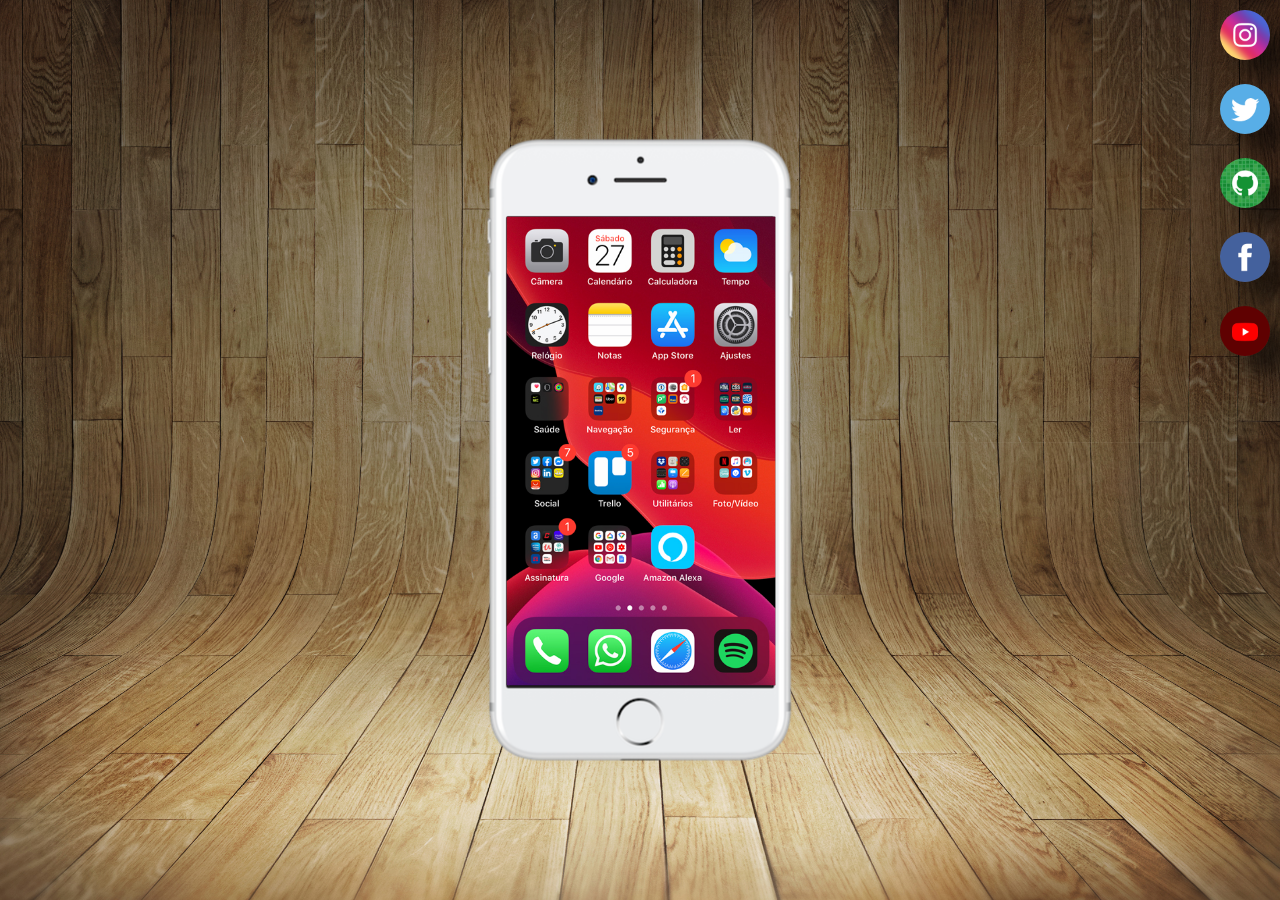
<file: index.html>
<!DOCTYPE html>
<html lang="pt-br">
<head>
    <meta charset="UTF-8">
    <meta http-equiv="X-UA-Compatible" content="IE=edge">
    <meta name="viewport" content="width=device-width, initial-scale=1.0">
    <link rel="stylesheet" href="estilos/style.css">
    <title>Projetos Rede Socias</title>
</head>
<body>
    <main>
        <section id="telefone">
            <iframe src="home.html"  name="tela" id="tela" frameborder="0"></iframe>
        </section>

        <section id="redes-socias">

        </section>

        <section id="redes-socias">
            <a href="instagram.html" target="tela"><img src="imagens/logo-instagram.jpg" alt="instagram"></a> <br>
            <a href="twitter.html" target="tela"><img src="imagens/logo-twitter.jpg" alt="twitter"></a> <br>
            <a href="github.html" target="tela"><img src="imagens/logo-github.jpg" alt="github"></a> <br>
            <a href="facebook.html" target="tela"><img src="imagens/logo-facebook.jpg" alt="facebook"></a> <br>
            <a href="youtube.html" target="tela"><img src="imagens/logo-youtube.jpg" alt="youtube"></a> <br>
        </section>

    </main>
</body>
</html>
</file>
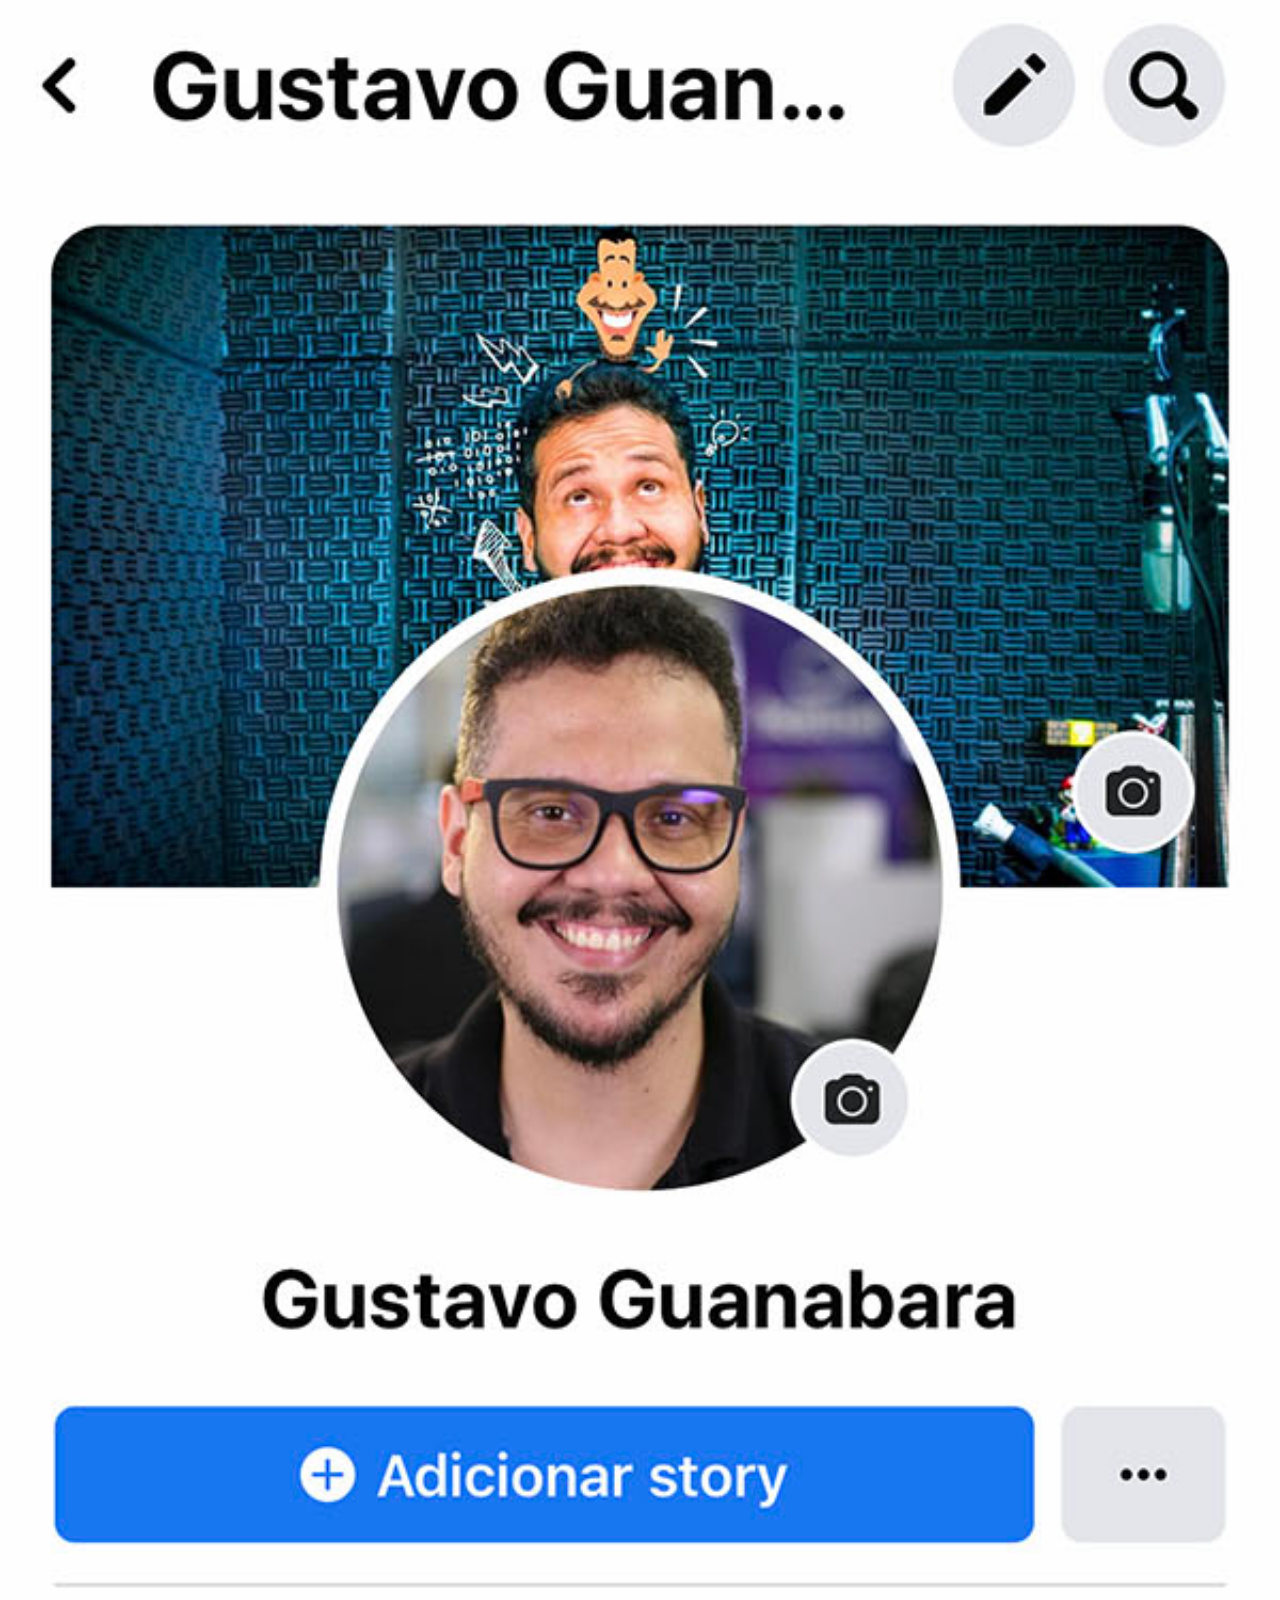
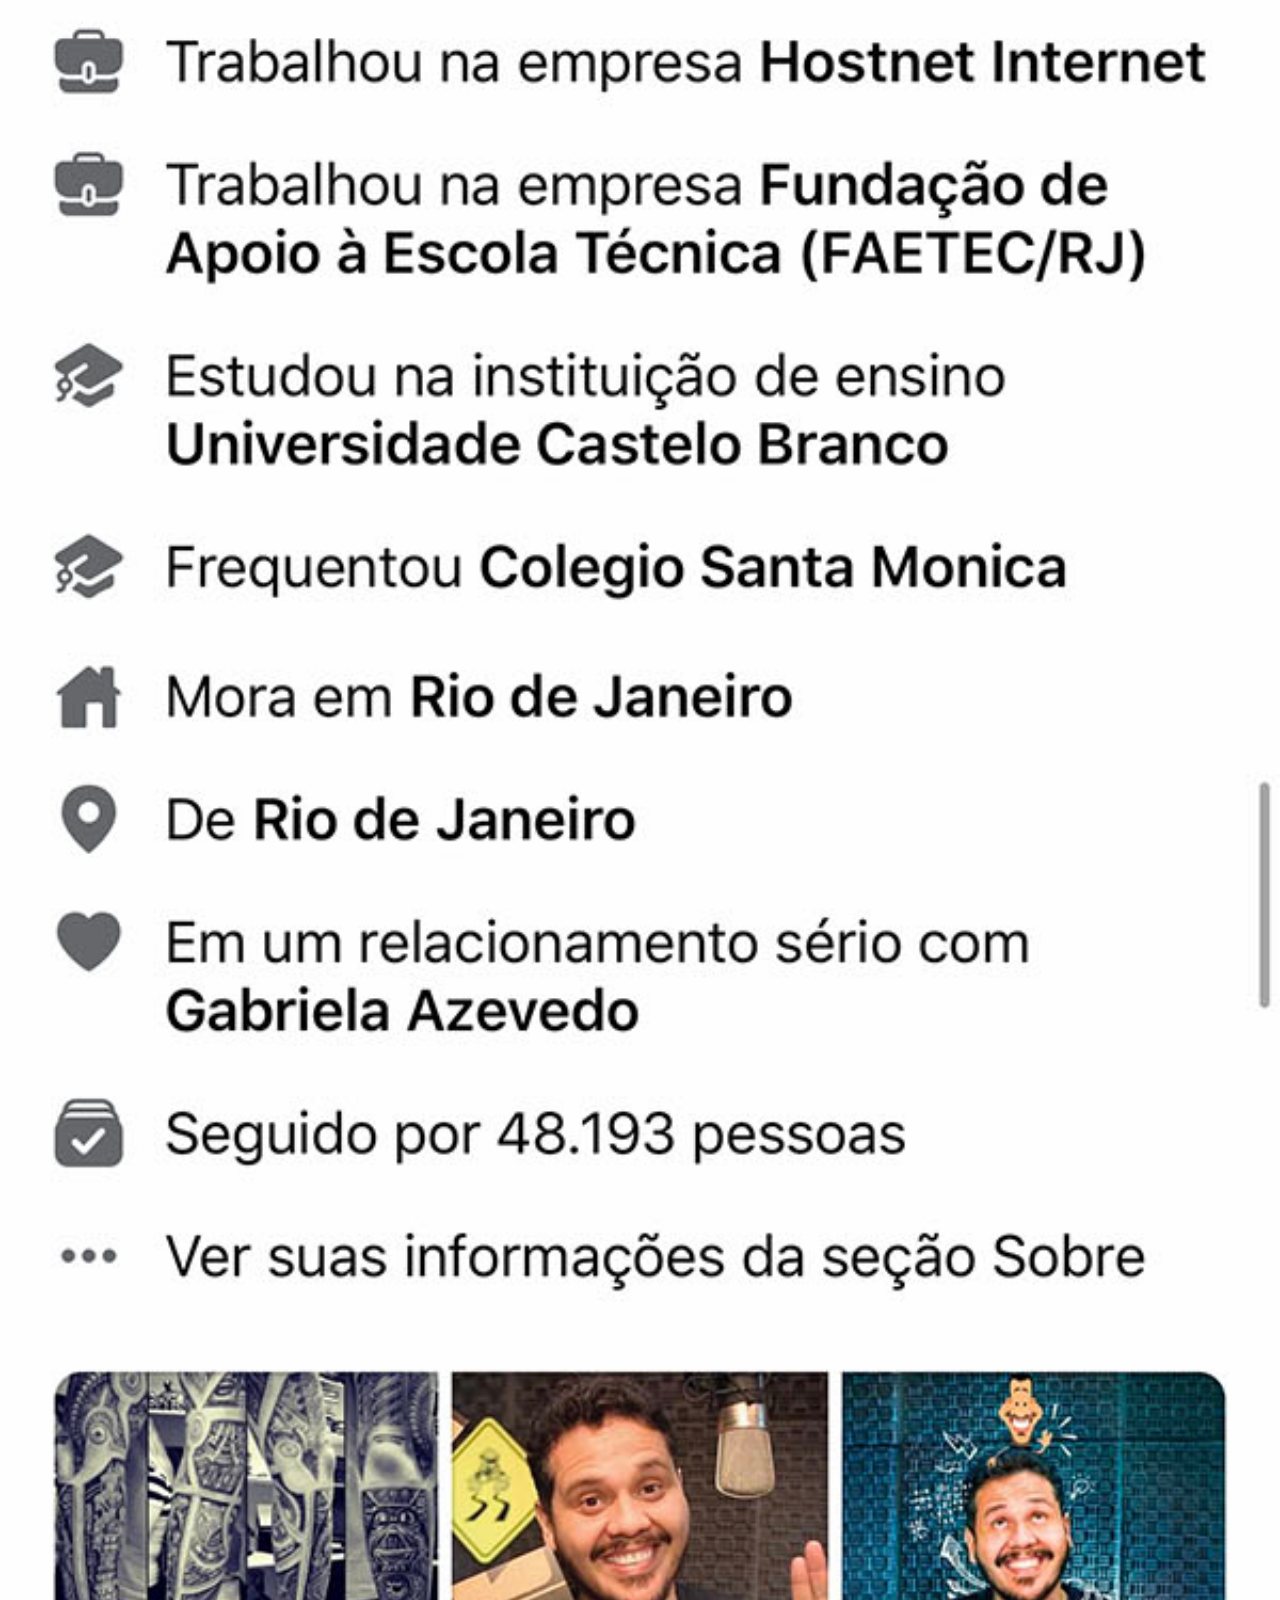
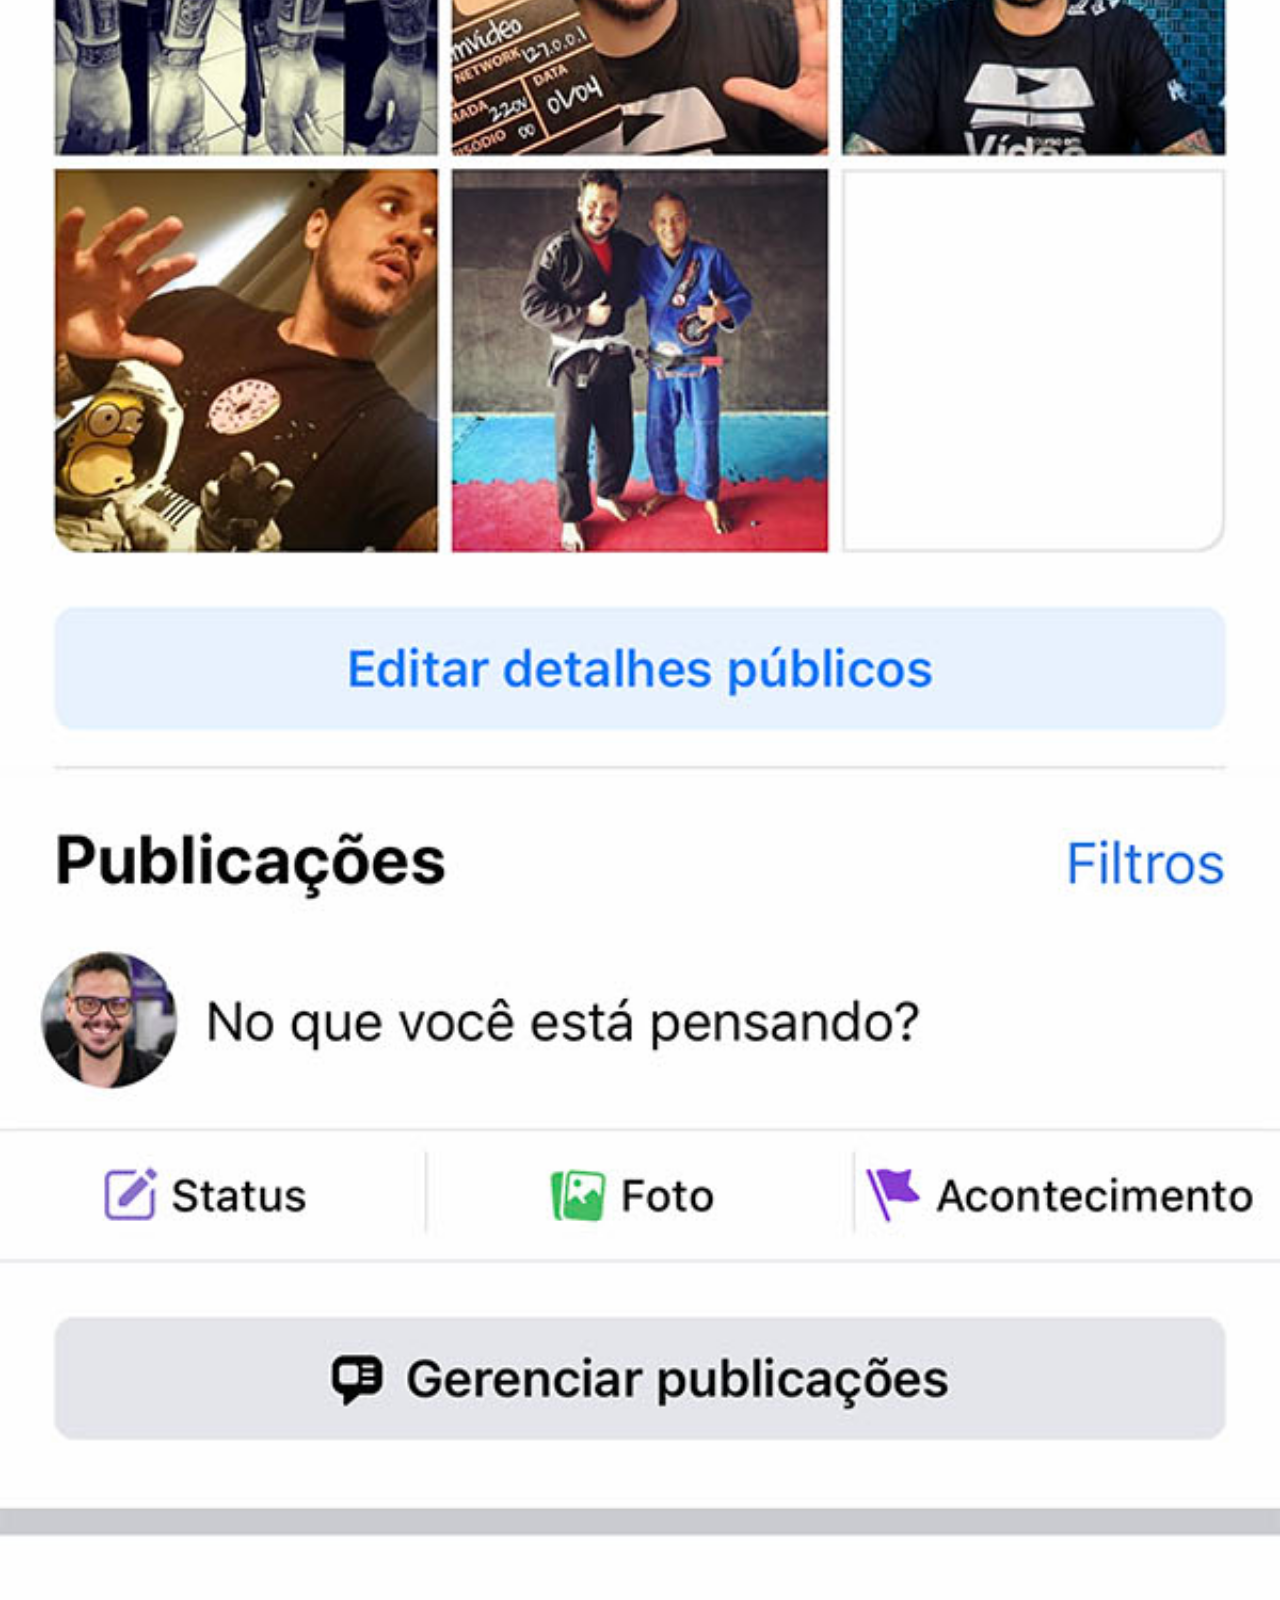
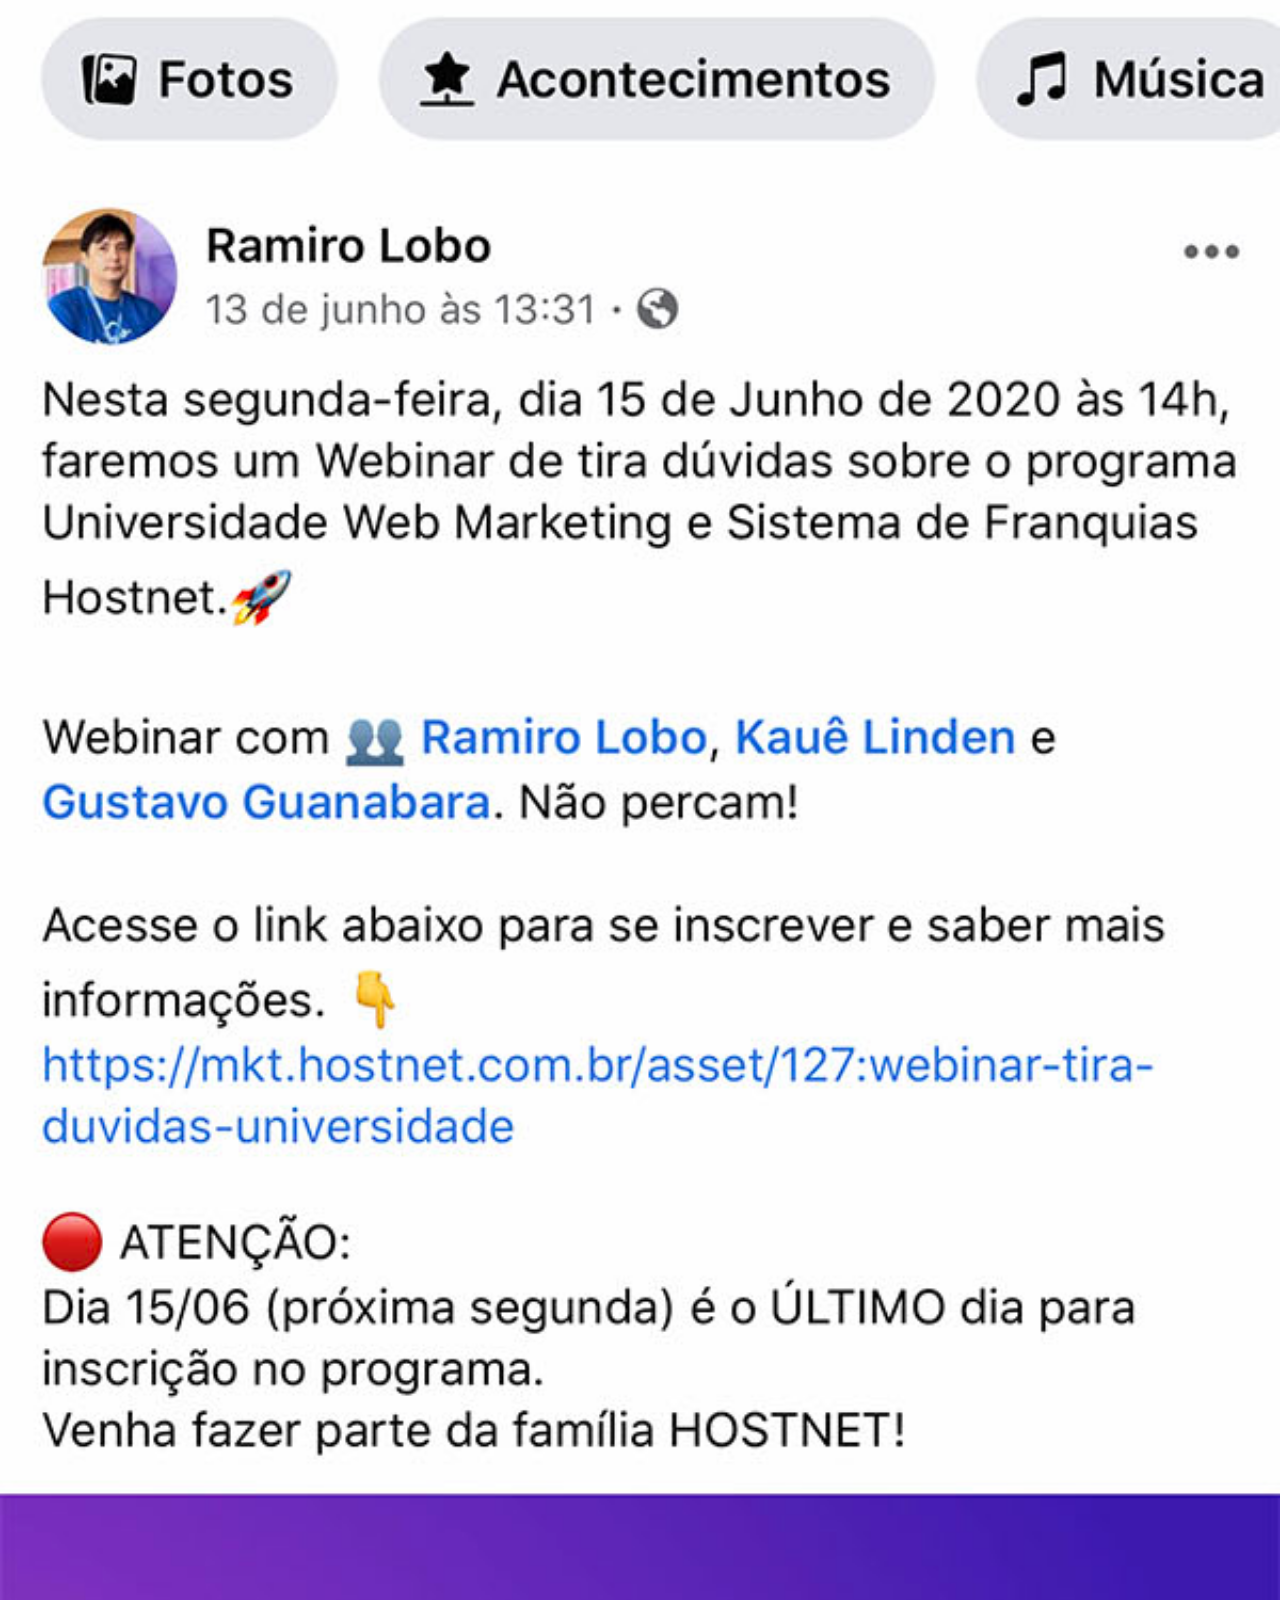
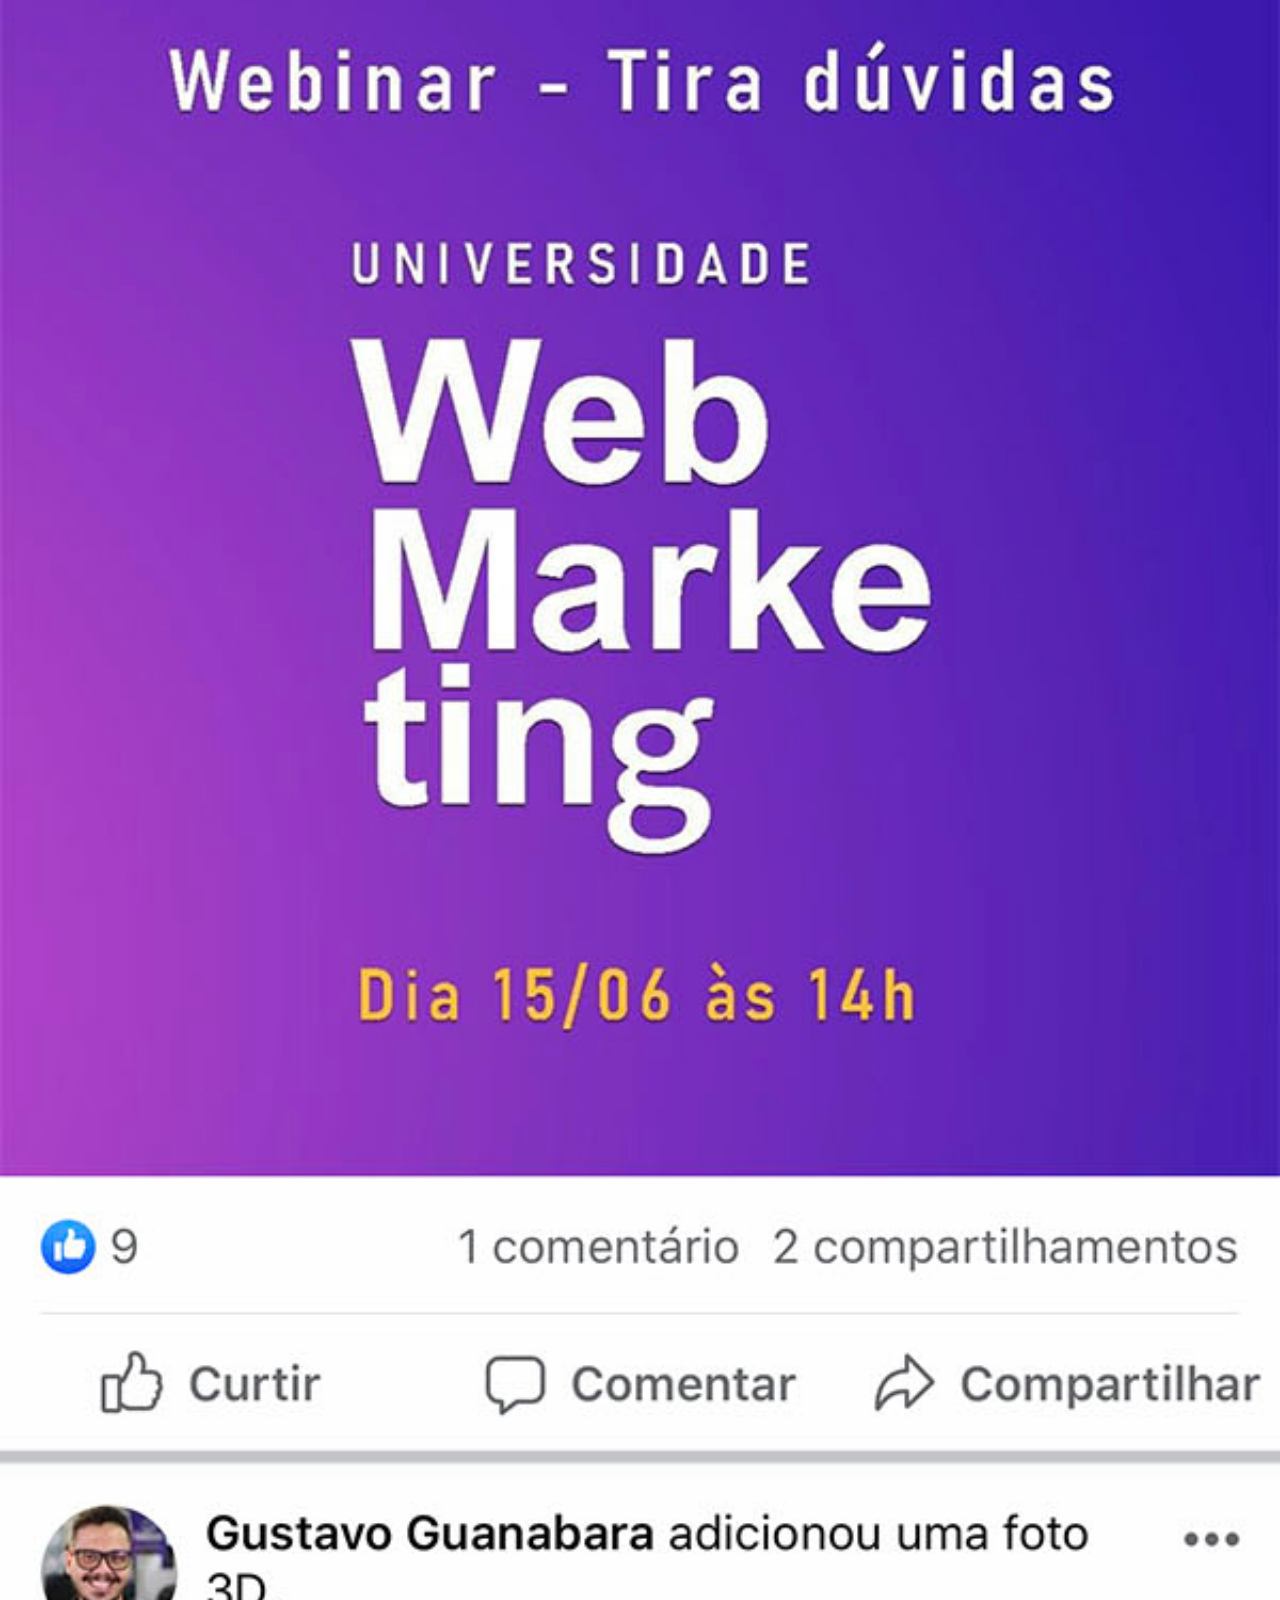
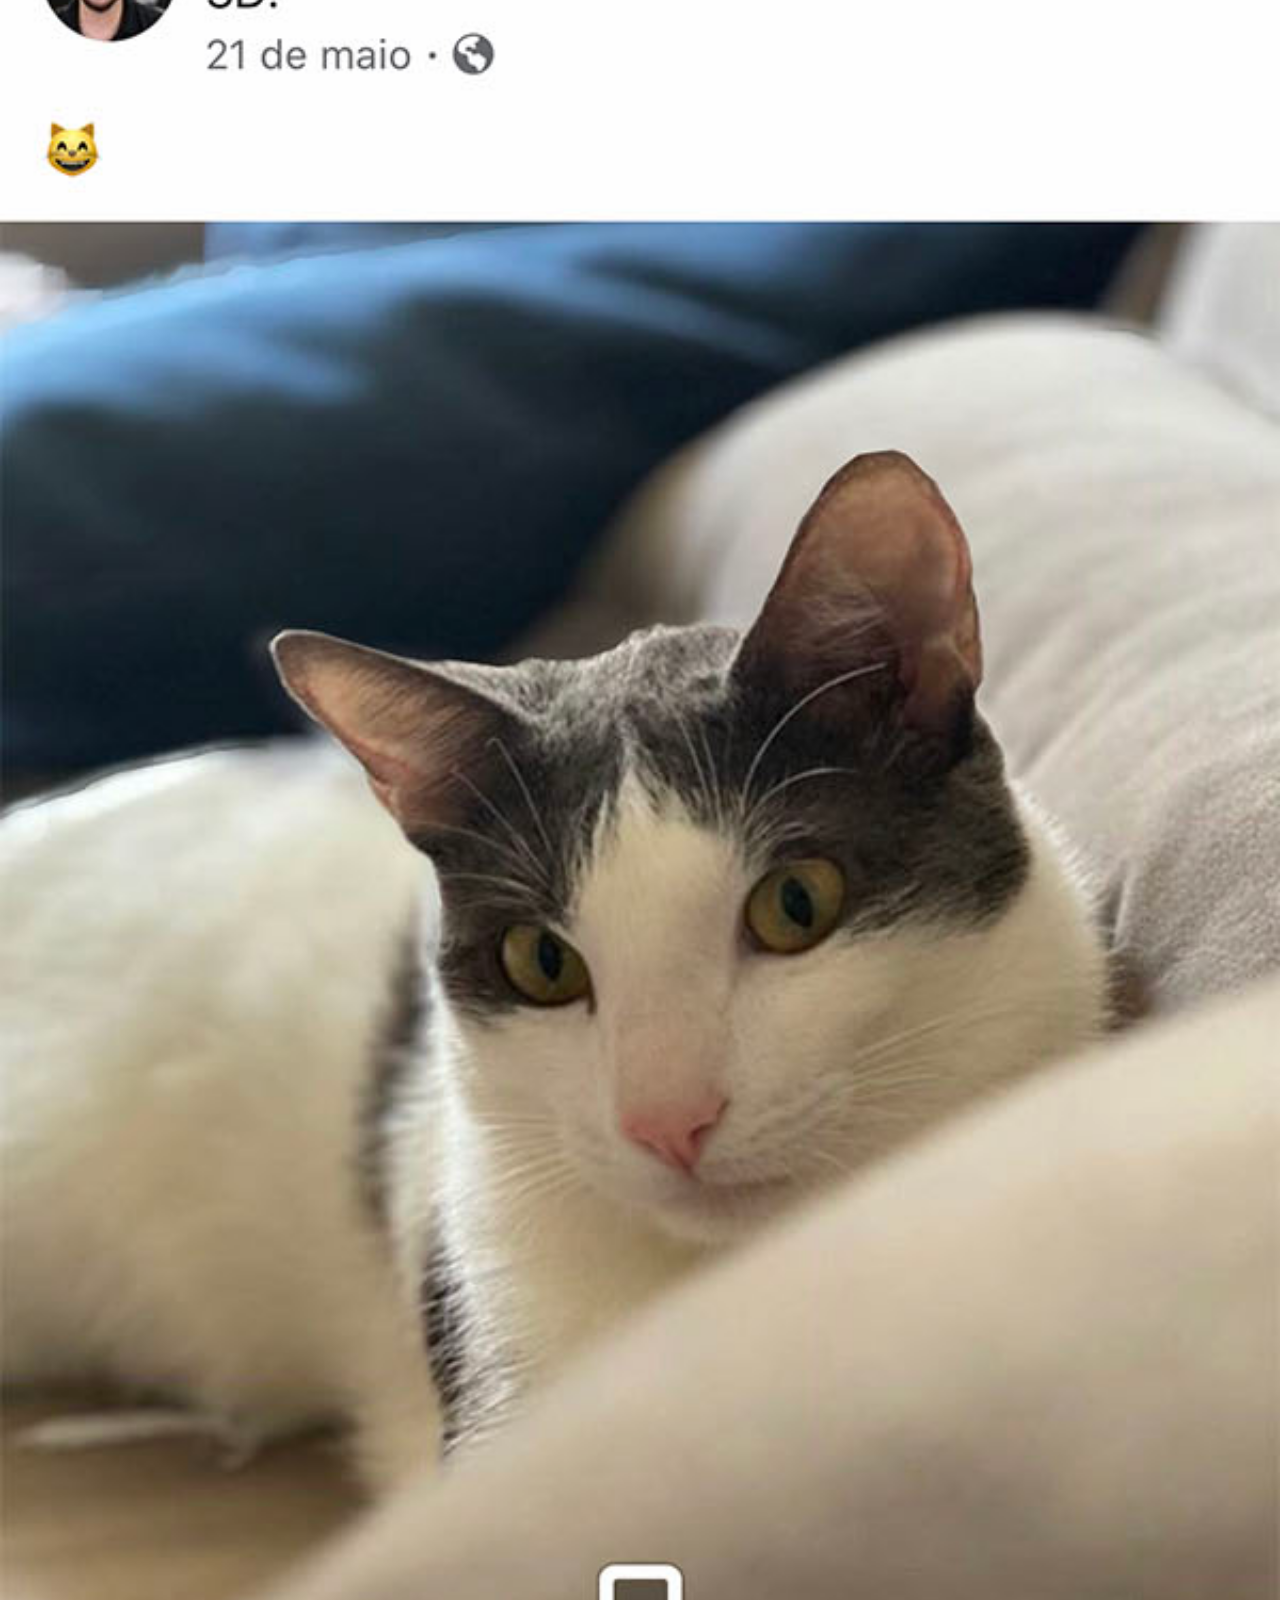
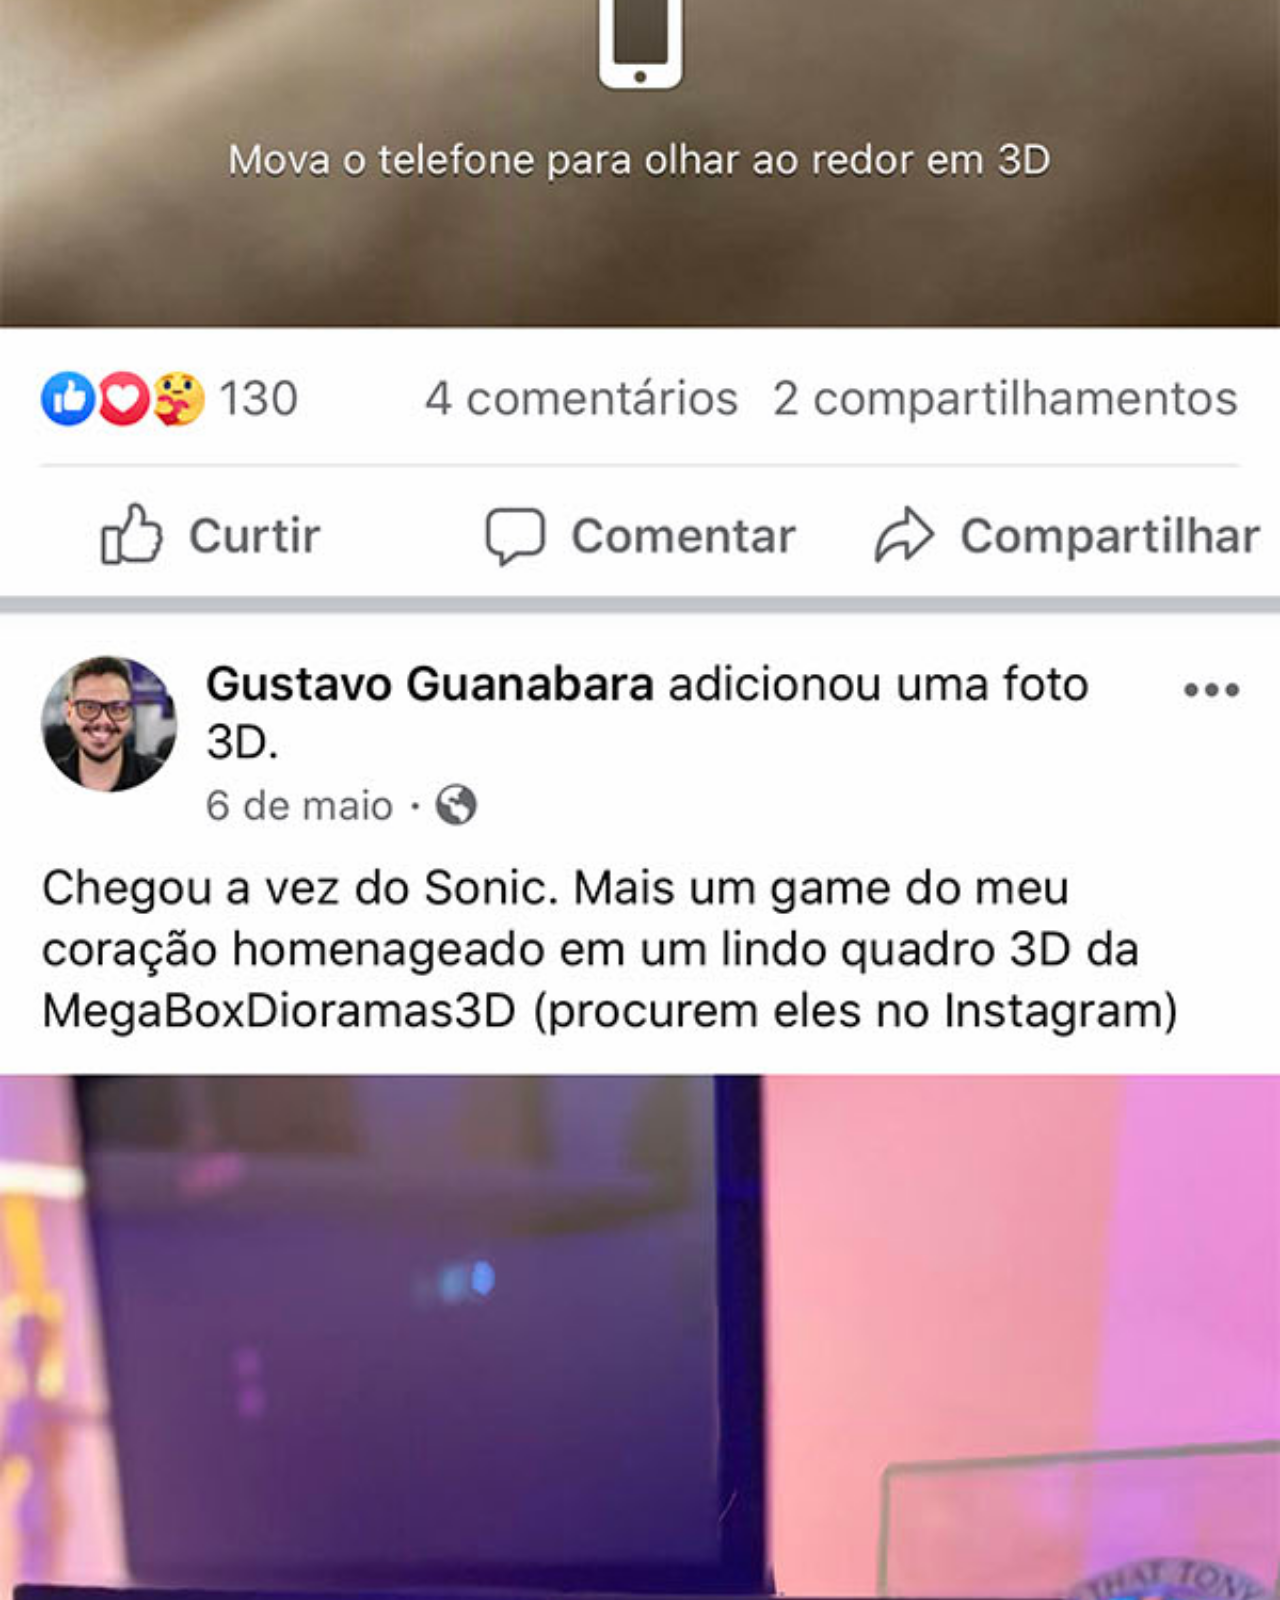
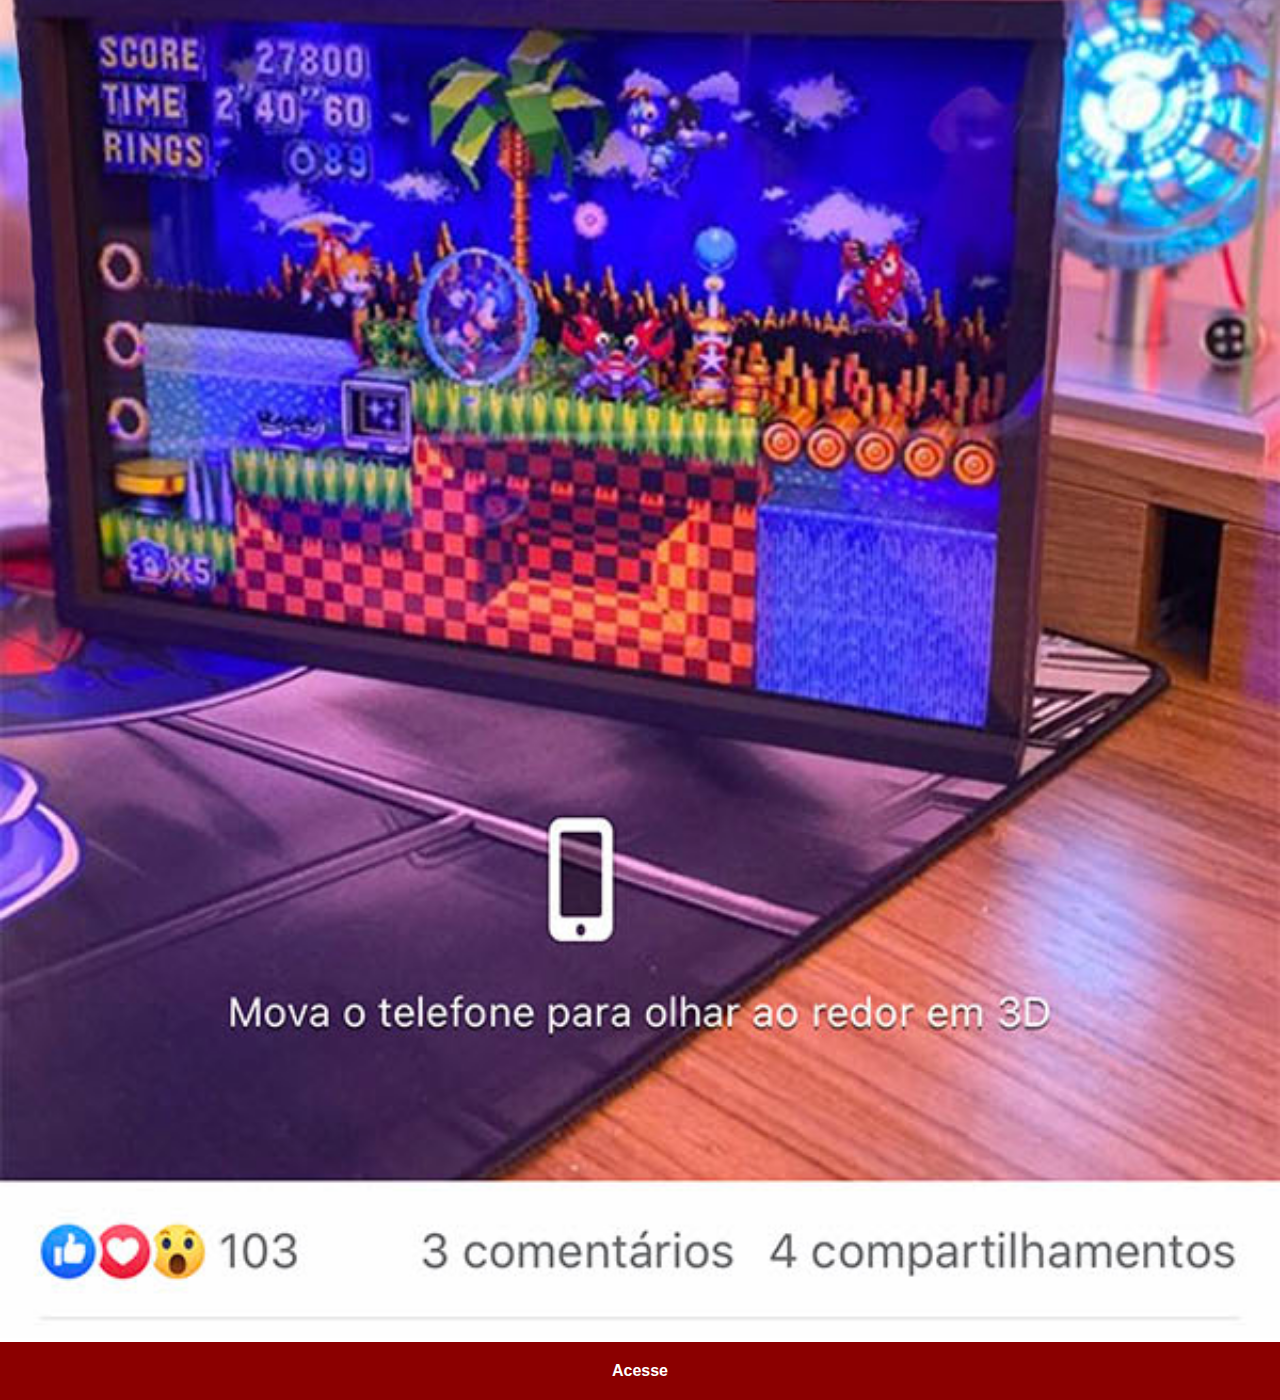
<file: facebook.html>
<!DOCTYPE html>
<html lang="pt-br">
<head>
    <meta charset="UTF-8">
    <meta http-equiv="X-UA-Compatible" content="IE=edge">
    <meta name="viewport" content="width=device-width, initial-scale=1.0">
    <link rel="stylesheet" href="estilos/social.css">
    <title>facebook</title>
</head>
<body>
    <img src="imagens/tela-facebook.jpg" alt="Facebook">
    <a href="https://pt-br.facebook.com" target="_blank">Acesse</a>
</body>
</html>
</file>
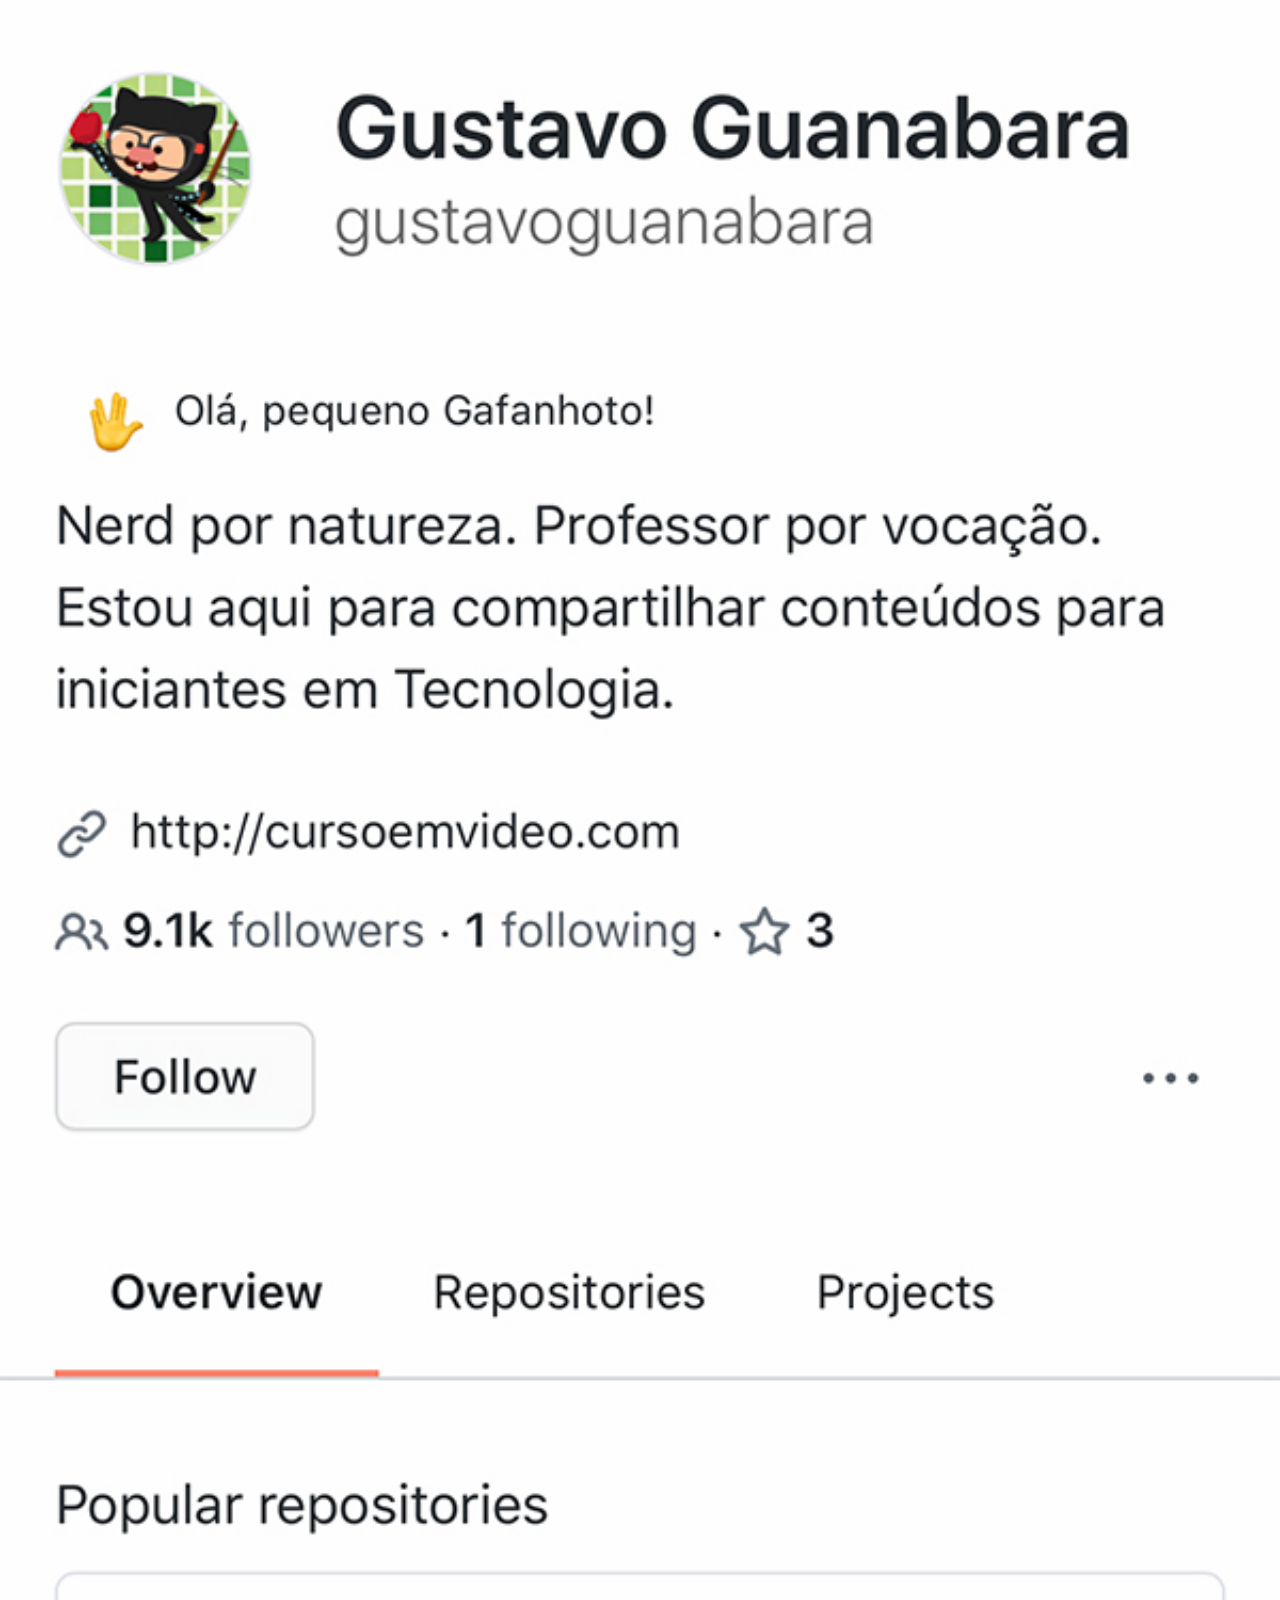
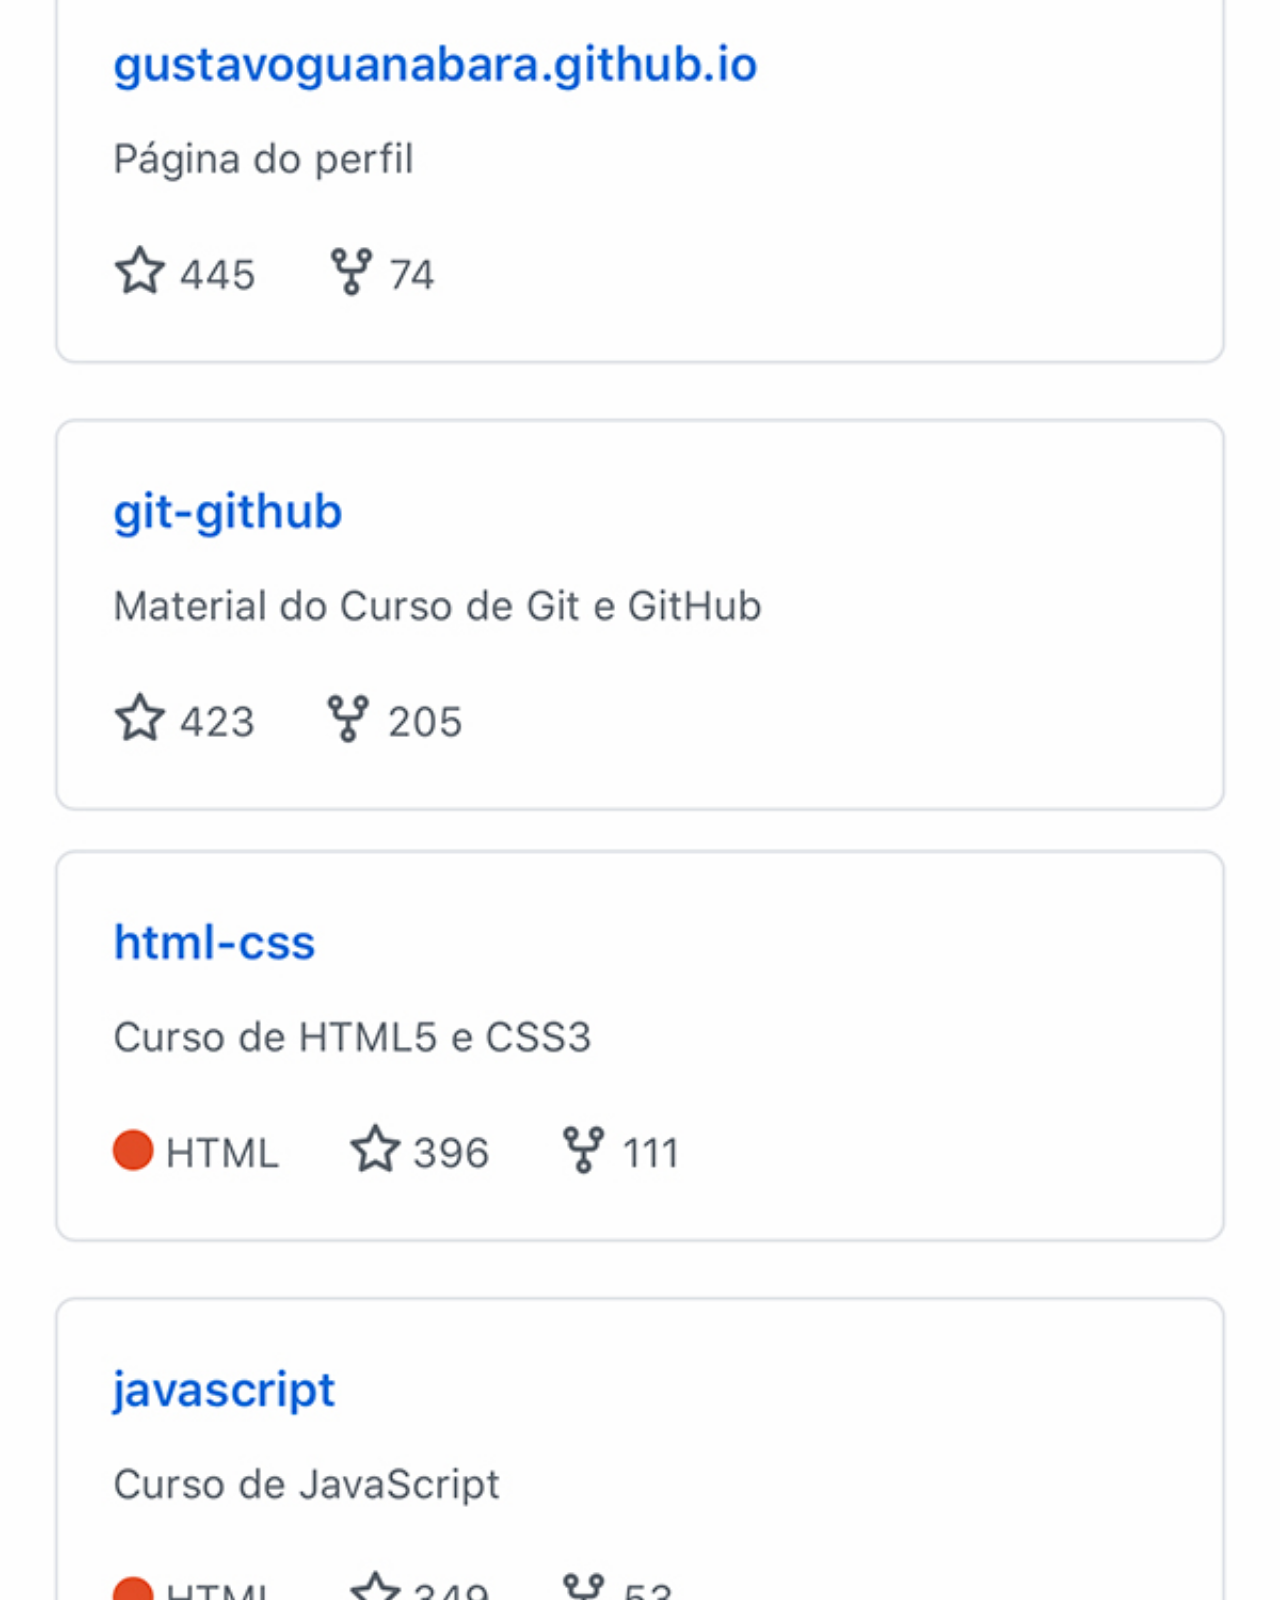
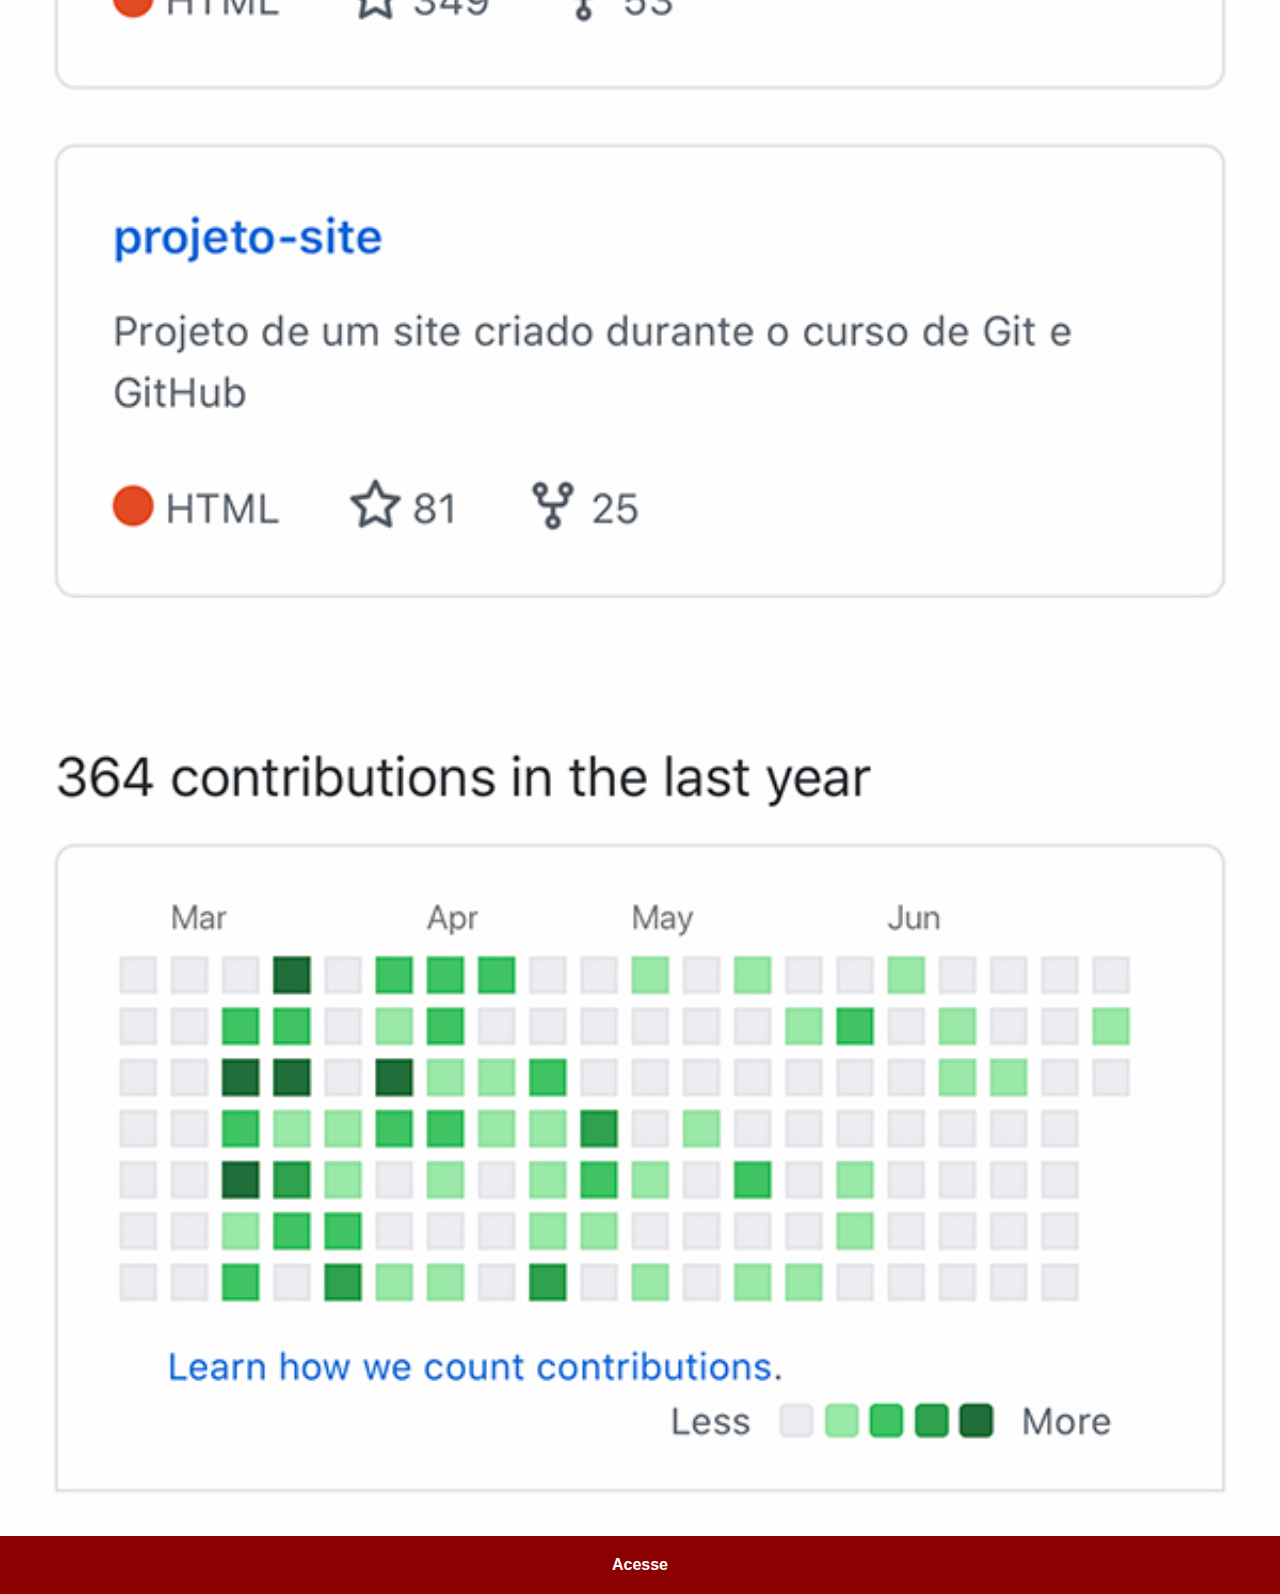
<file: github.html>
<!DOCTYPE html>
<html lang="pt-br">
<head>
    <meta charset="UTF-8">
    <meta http-equiv="X-UA-Compatible" content="IE=edge">
    <meta name="viewport" content="width=device-width, initial-scale=1.0">
    <link rel="stylesheet" href="estilos/social.css">
    <title>GitHub</title>
</head>
<body>
    <img src="imagens/tela-github.jpg" alt="GitHub">
    <a href="https://github.com/gustavoguanabara">Acesse</a>
</body>
</html>
</file>
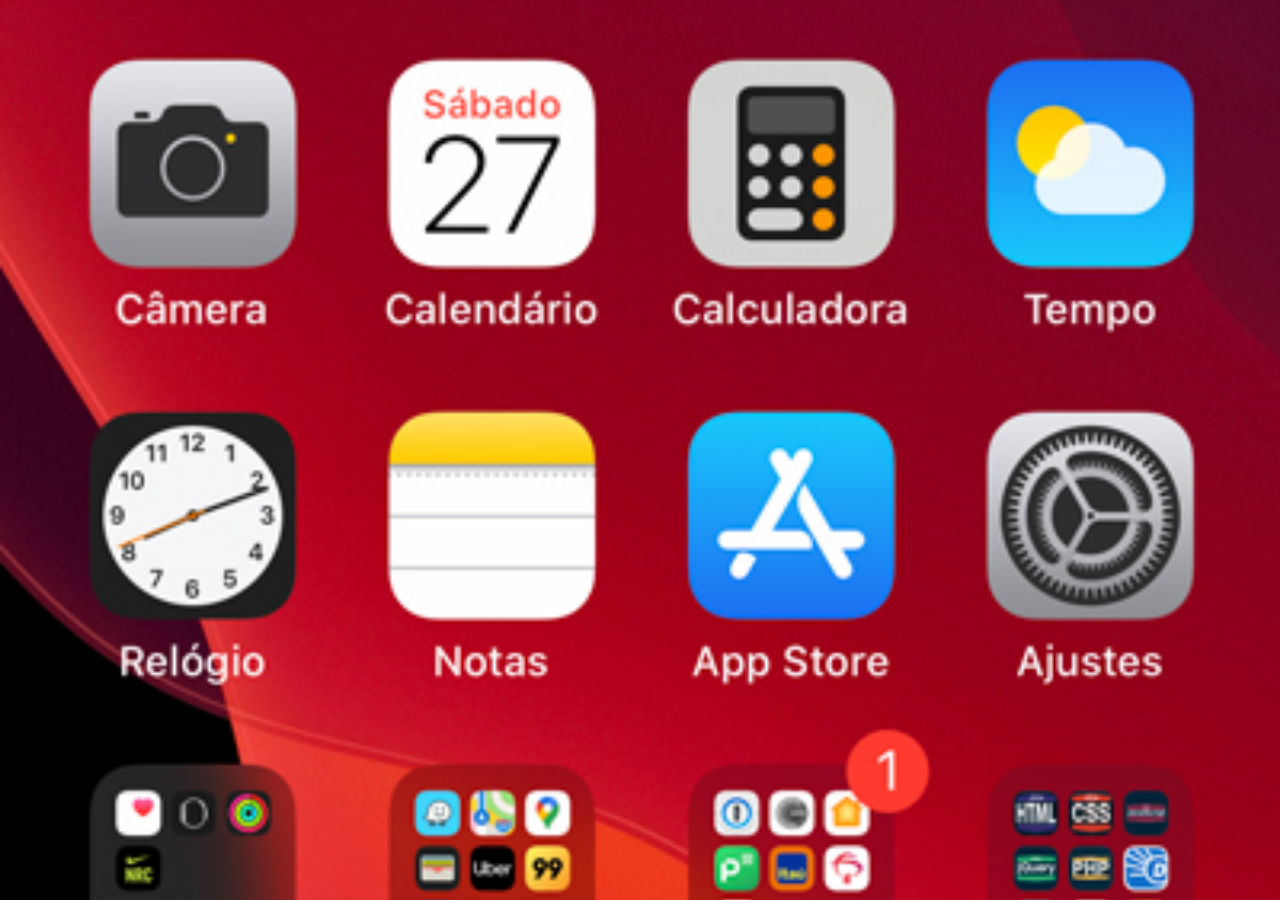
<file: home.html>
<!DOCTYPE html>
<html lang="pt-br">
<head>
    <meta charset="UTF-8">
    <meta http-equiv="X-UA-Compatible" content="IE=edge">
    <meta name="viewport" content="width=device-width, initial-scale=1.0">
    <title>Home</title>
    <style>
        *{
            margin: 0px;
            padding: 0px;
        }


        body{
            width: 100vw;
            height: 100vh;
            background: black url(imagens/tela-home.jpg)no-repeat top center;
            background-size: cover;
            
        }
    </style>
</head>
<body>
    
</body>
</html>
</file>
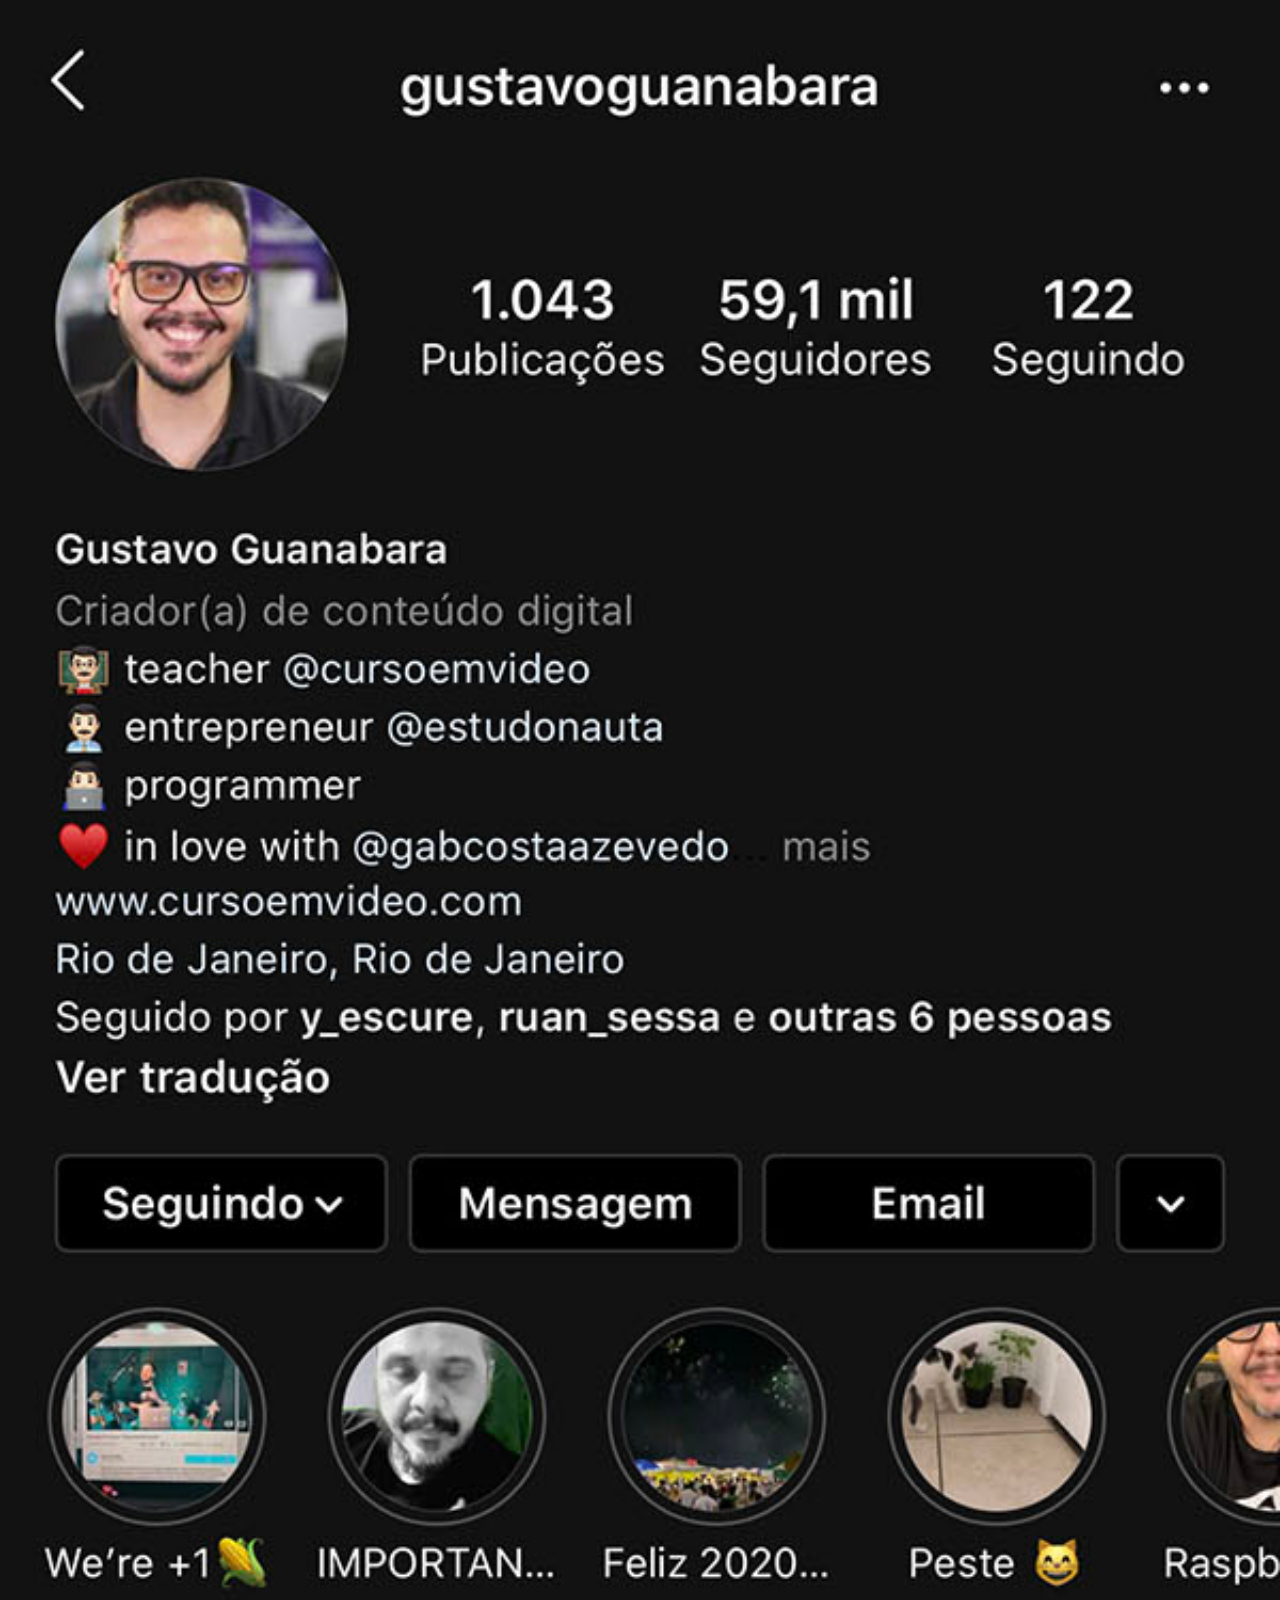
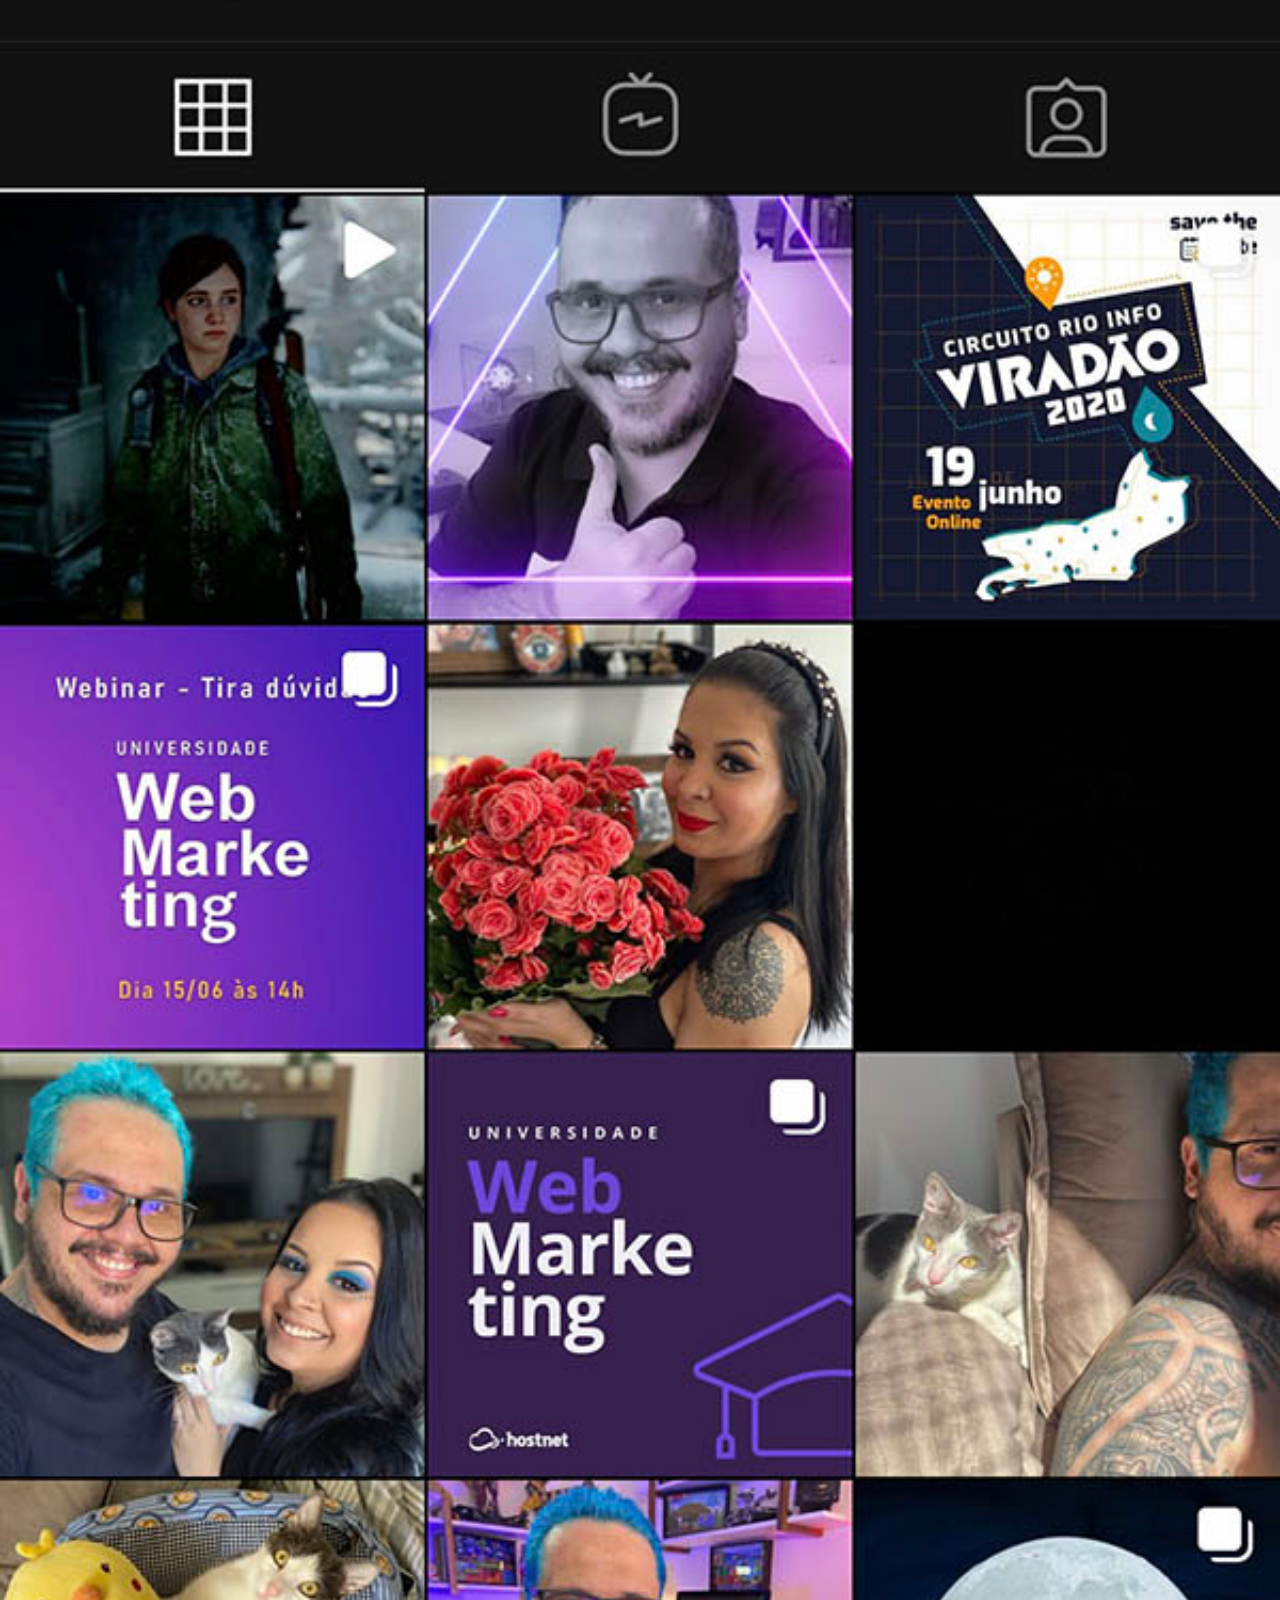
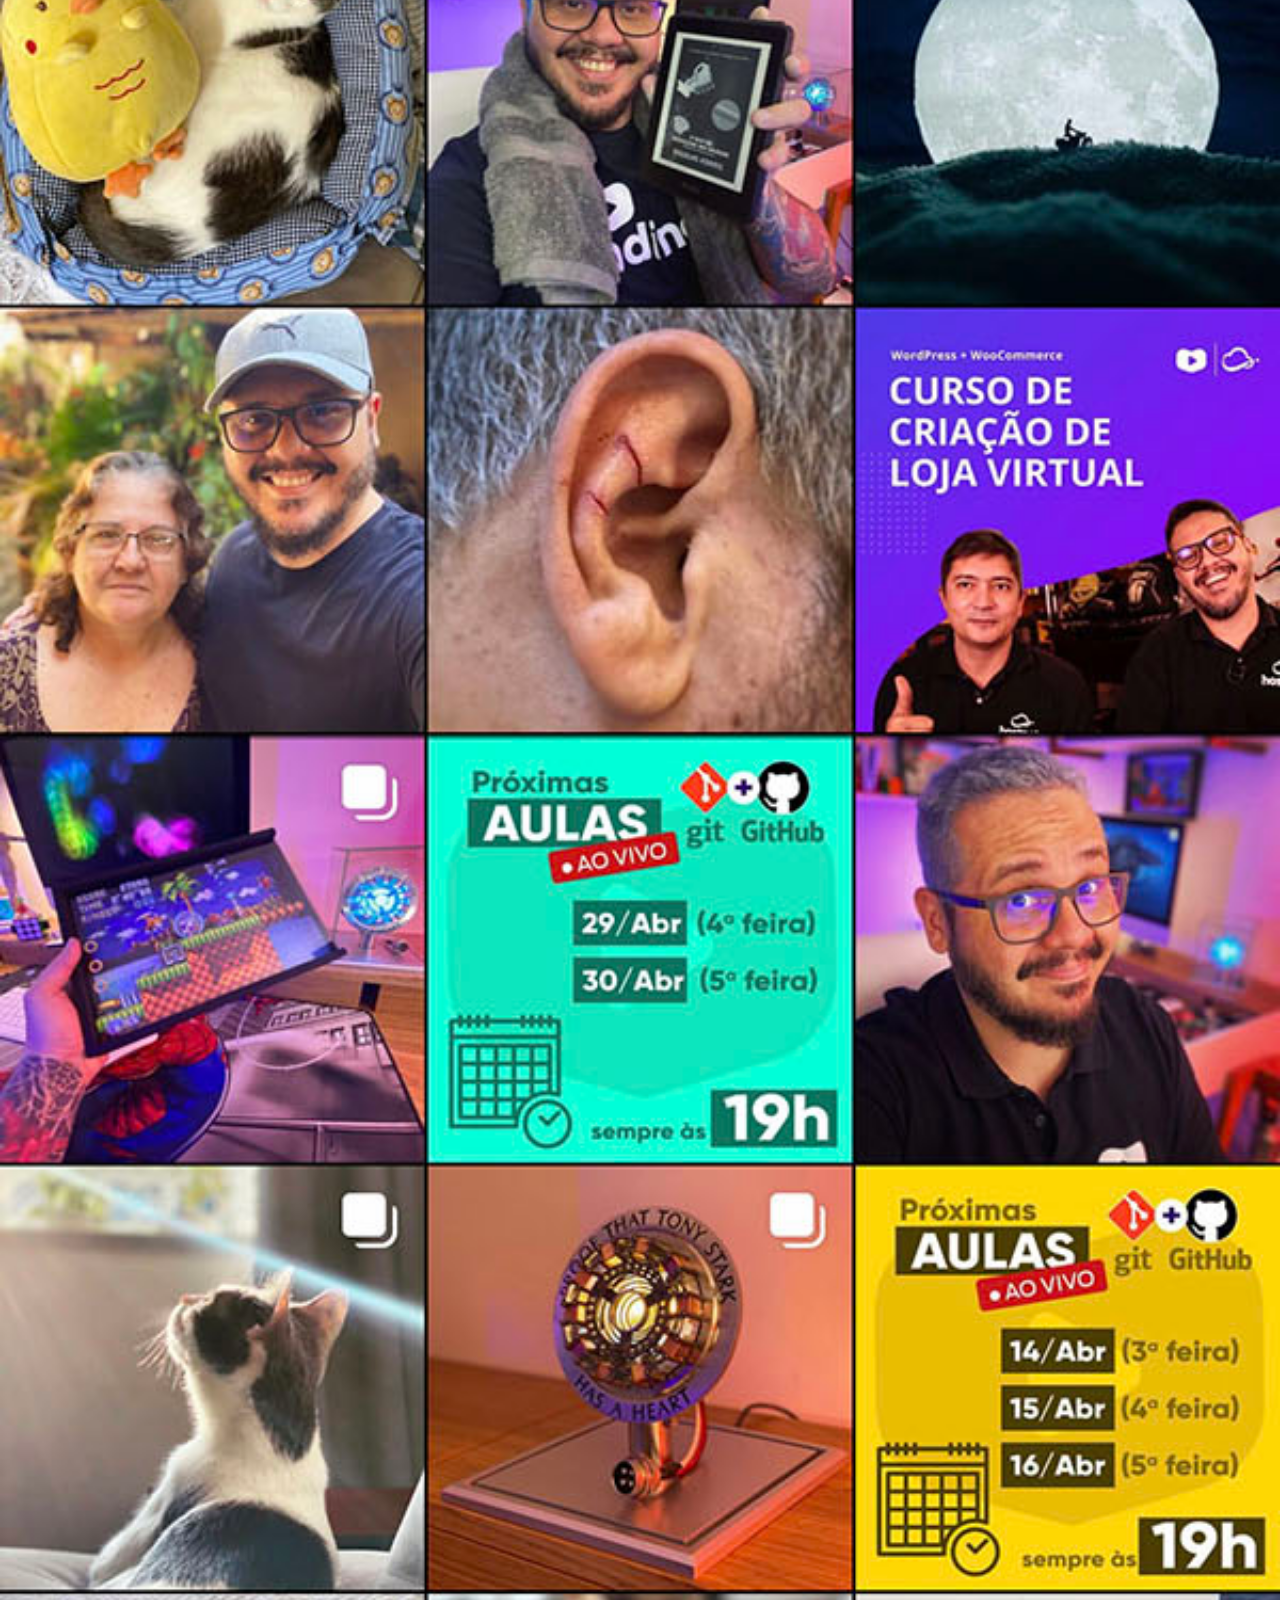
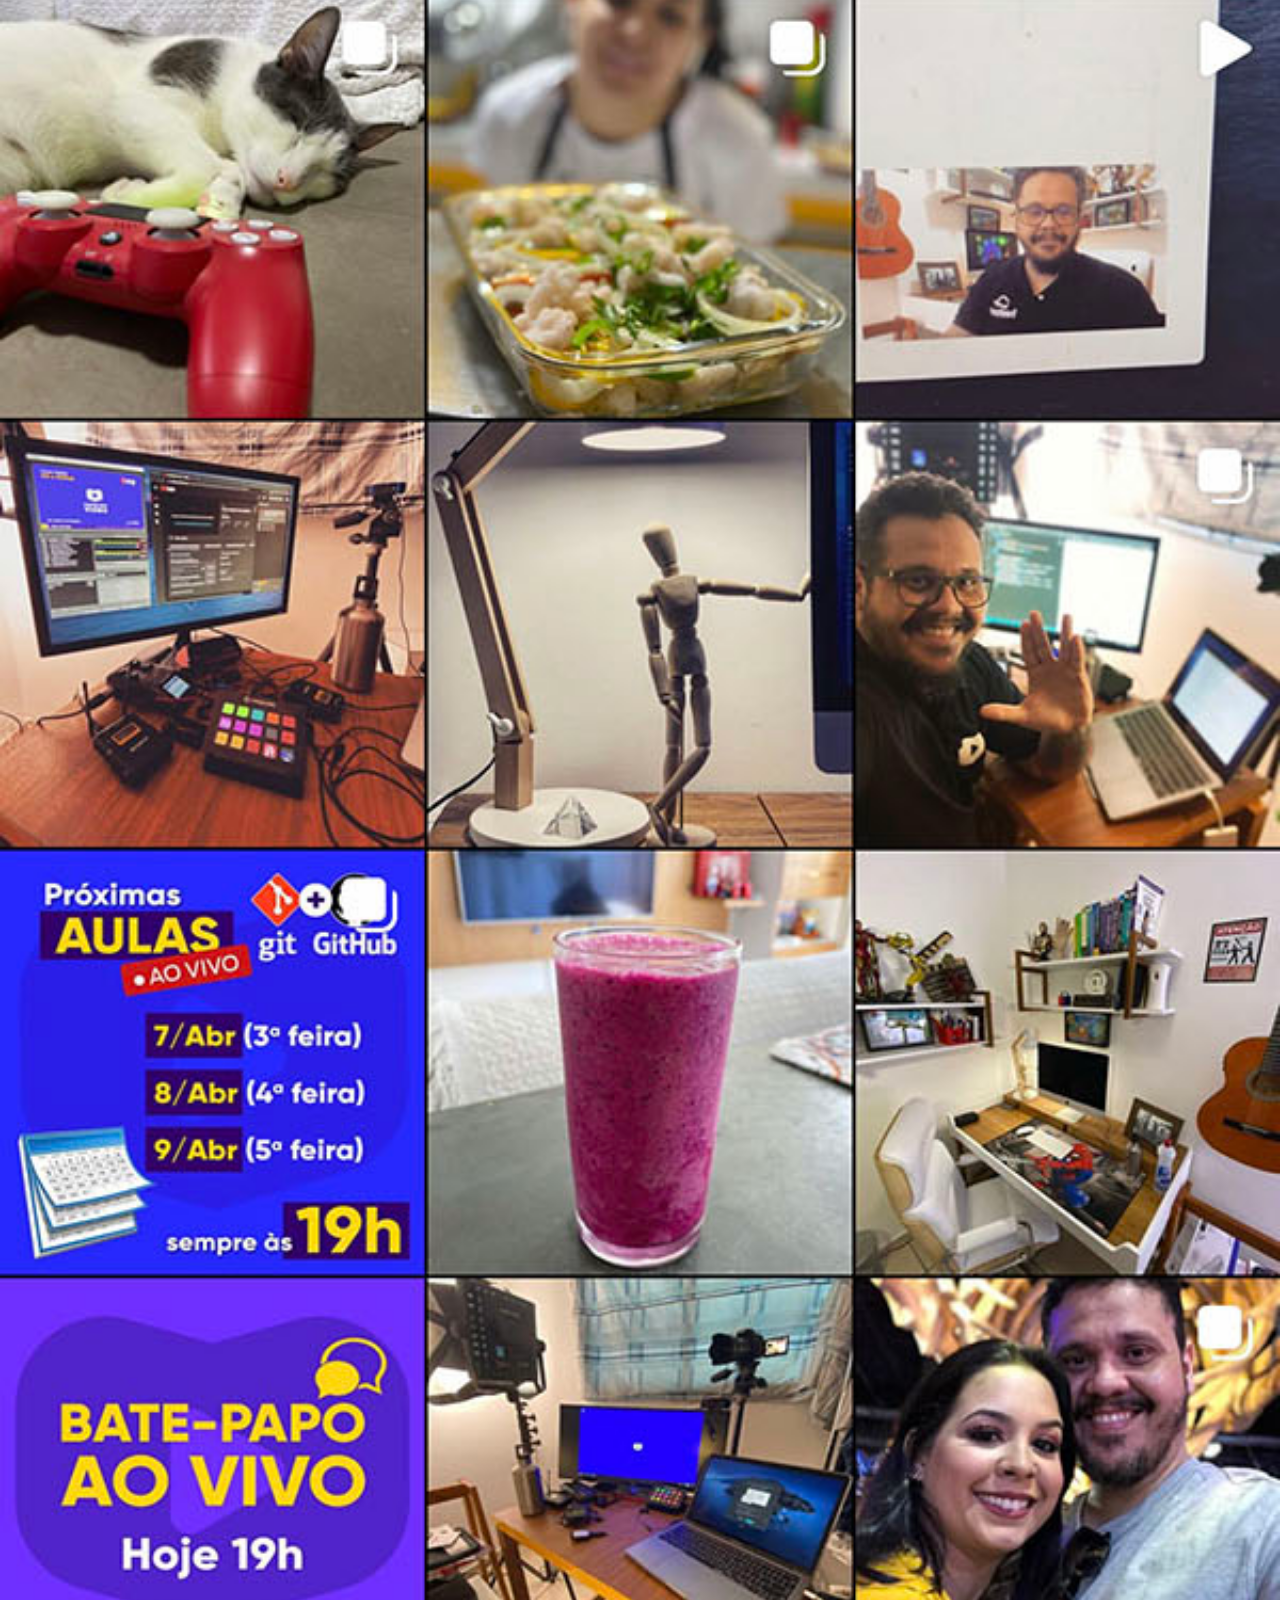
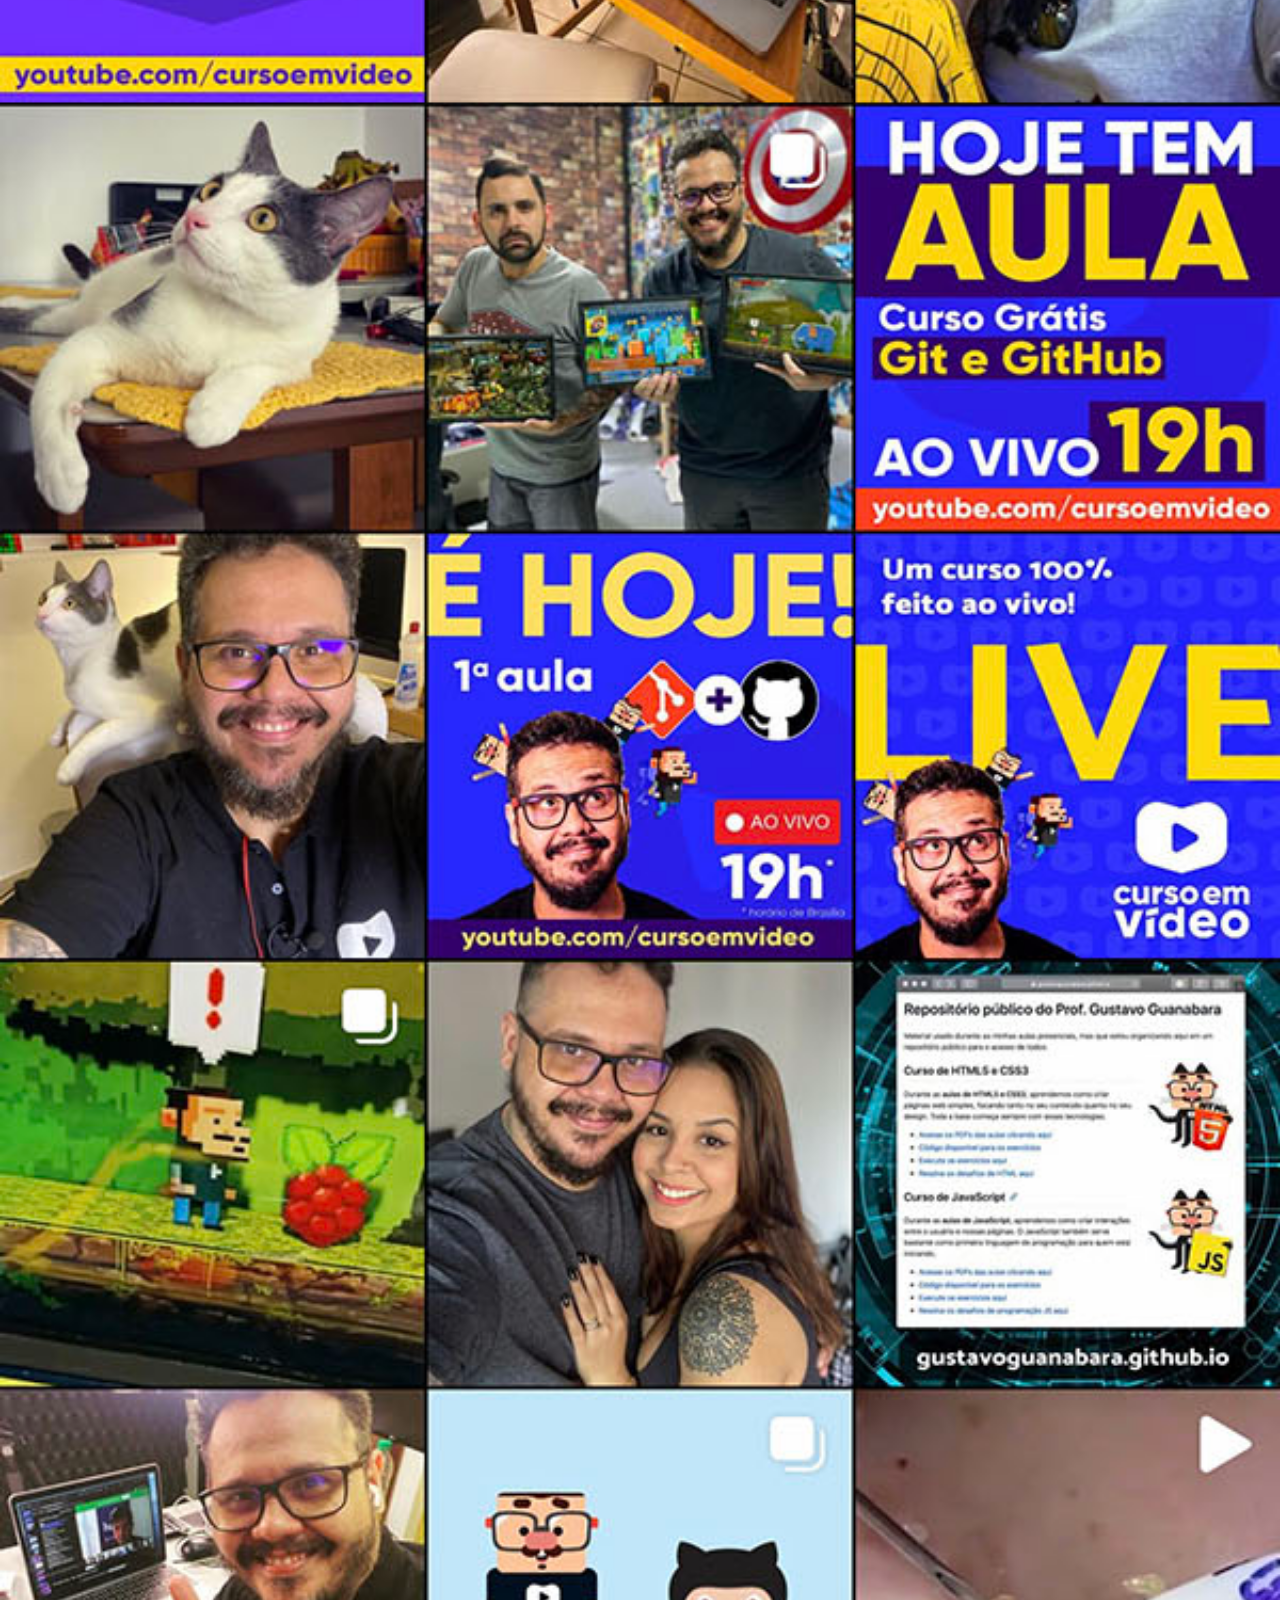
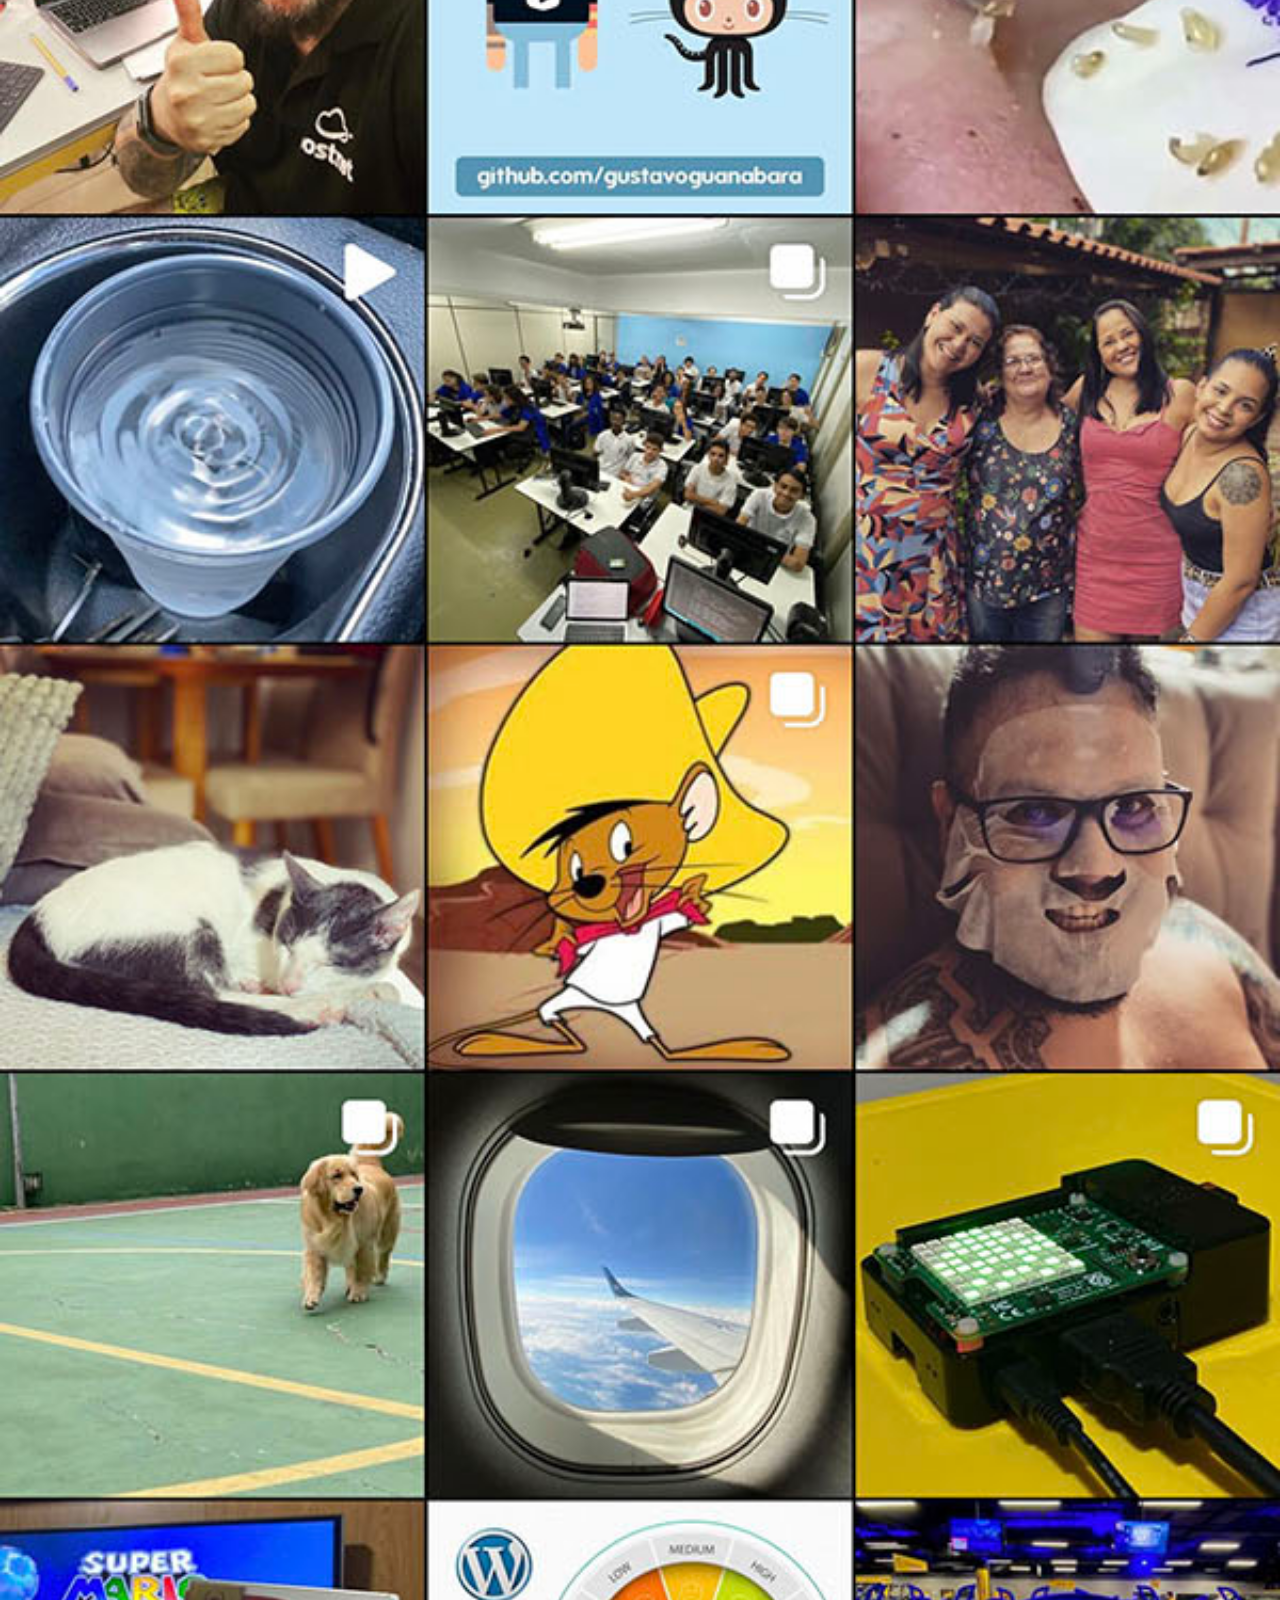
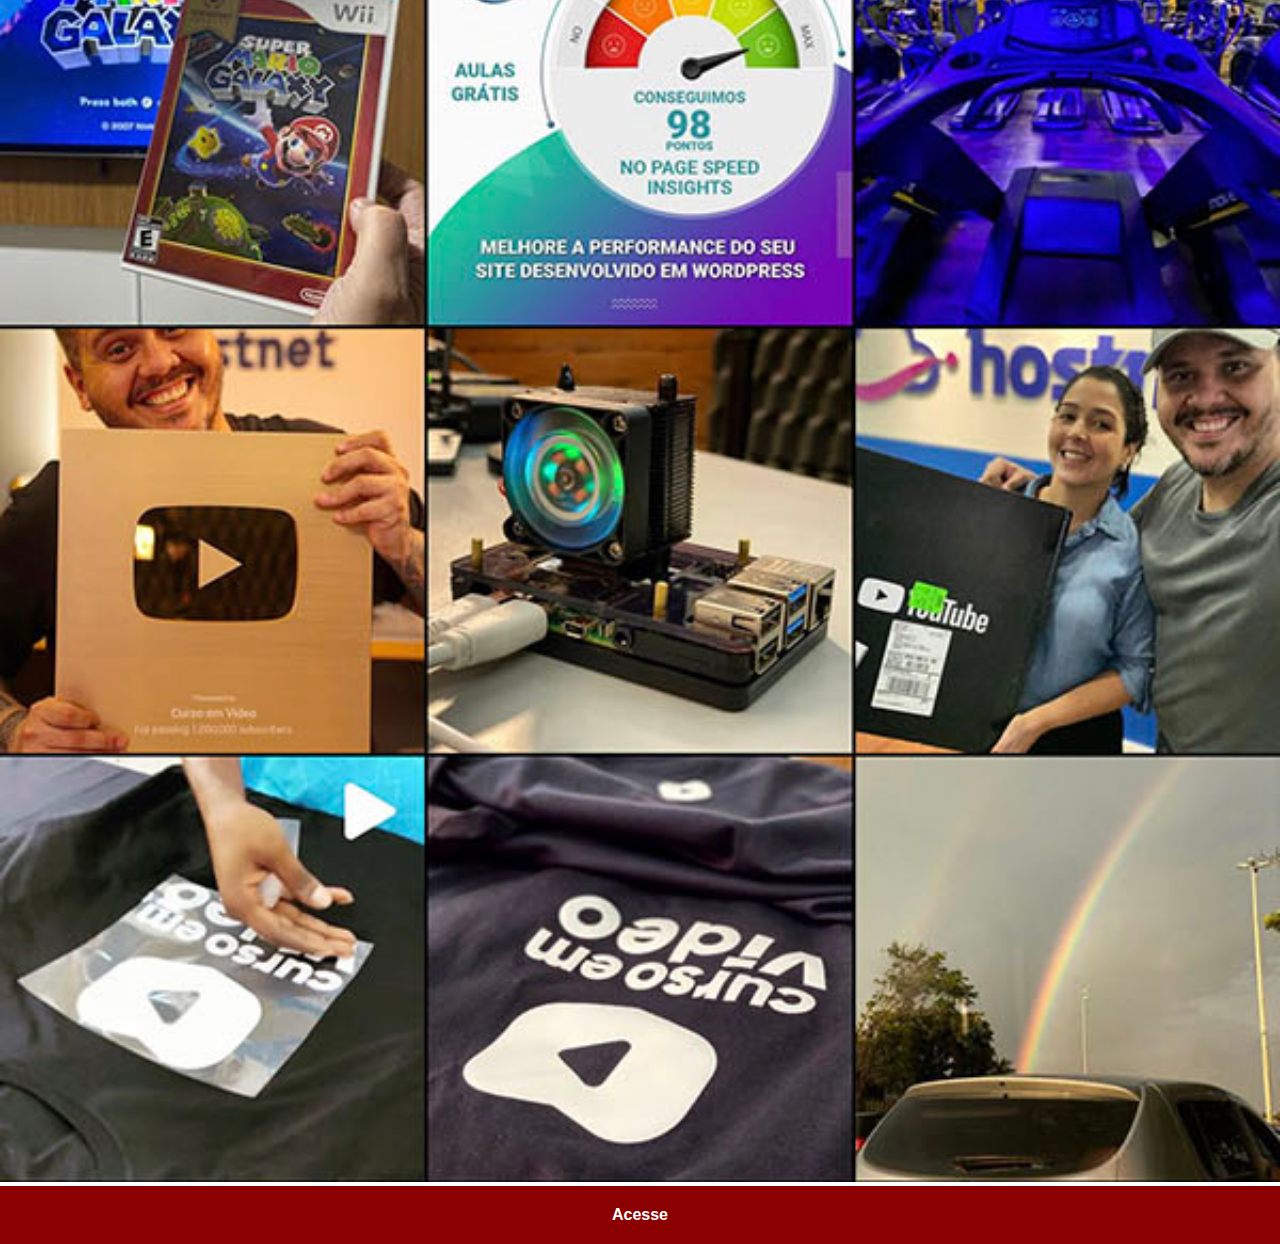
<file: instagram.html>
<!DOCTYPE html>
<html lang="pt-br">
<head>
    <meta charset="UTF-8">
    <meta http-equiv="X-UA-Compatible" content="IE=edge">
    <meta name="viewport" content="width=device-width, initial-scale=1.0">
    <link rel="stylesheet" href="estilos/social.css">
    <title>Instagram</title>
</head>
<body>
    <img src="imagens/tela-instagram.jpg" alt="Instagram">
    <a href="https://instagram.com/gustavoguanabara.com" target="_blank">Acesse</a>
</body>
</html>
</file>
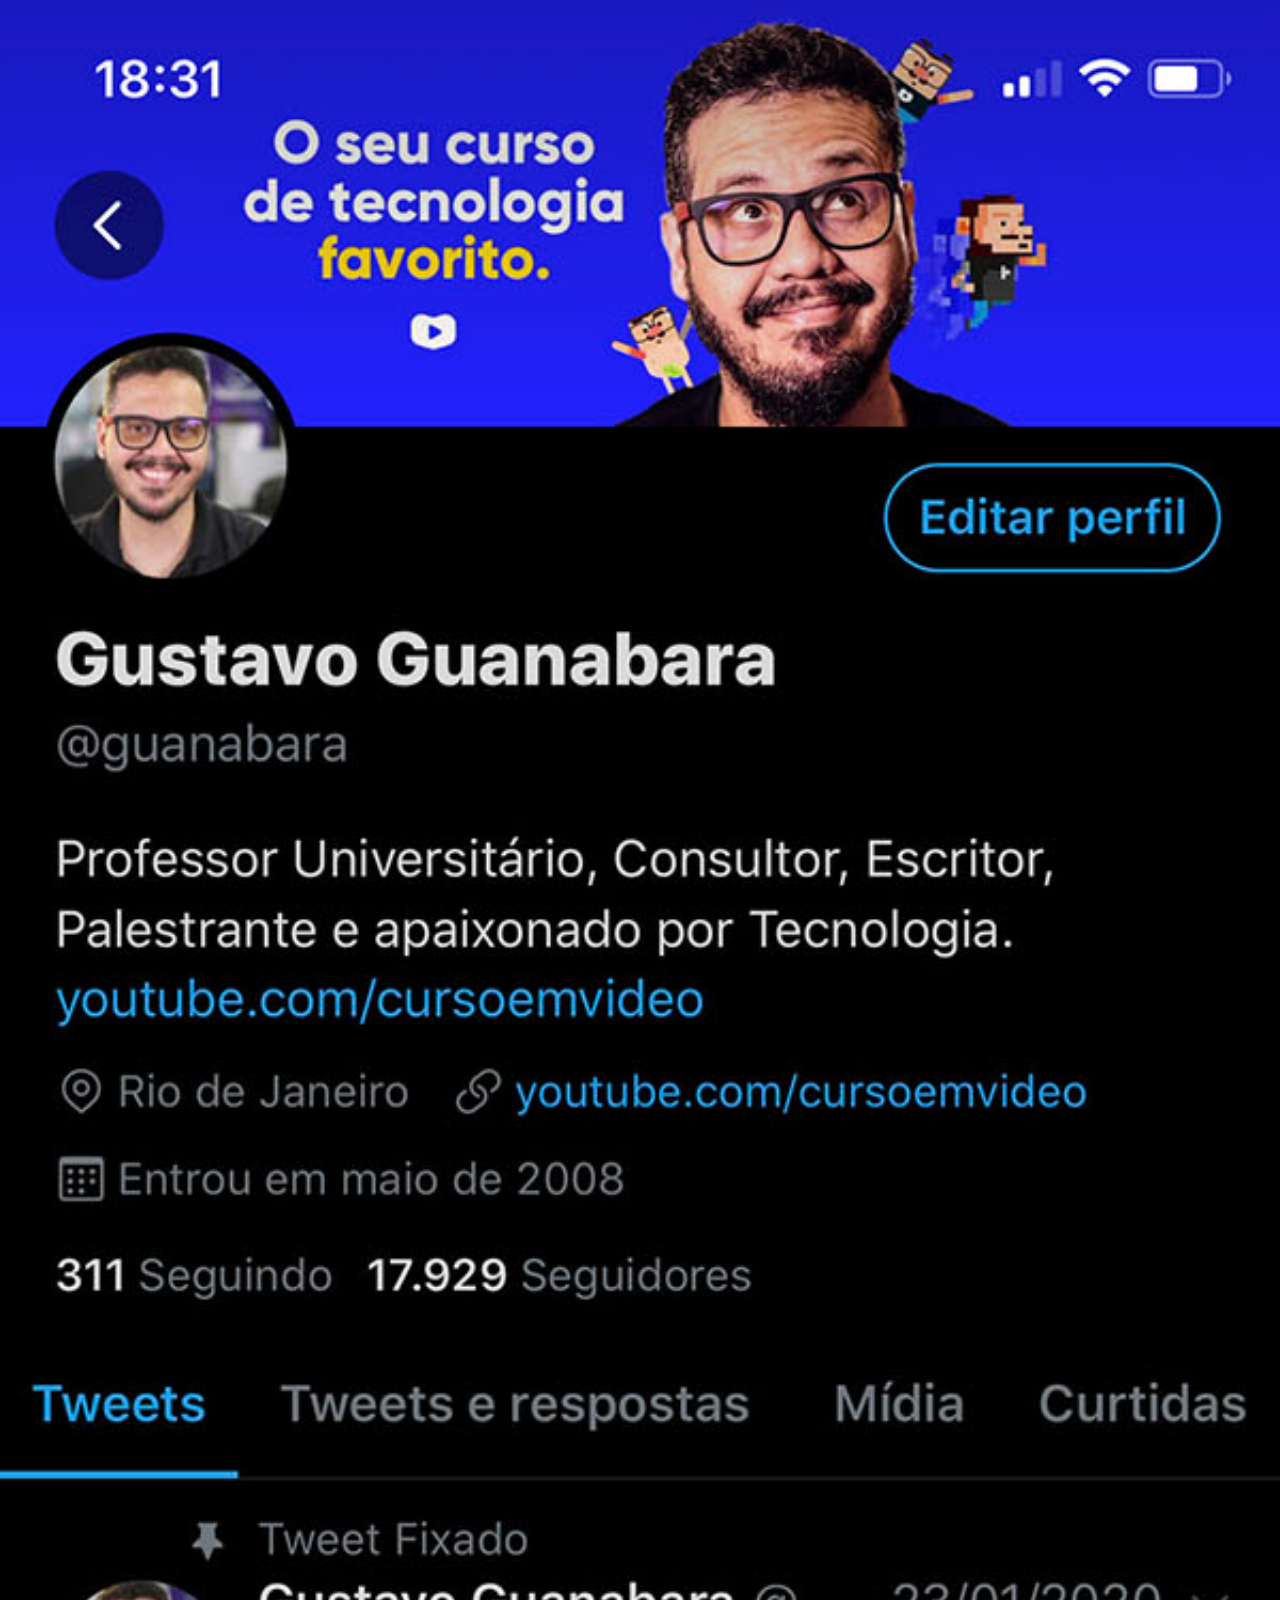
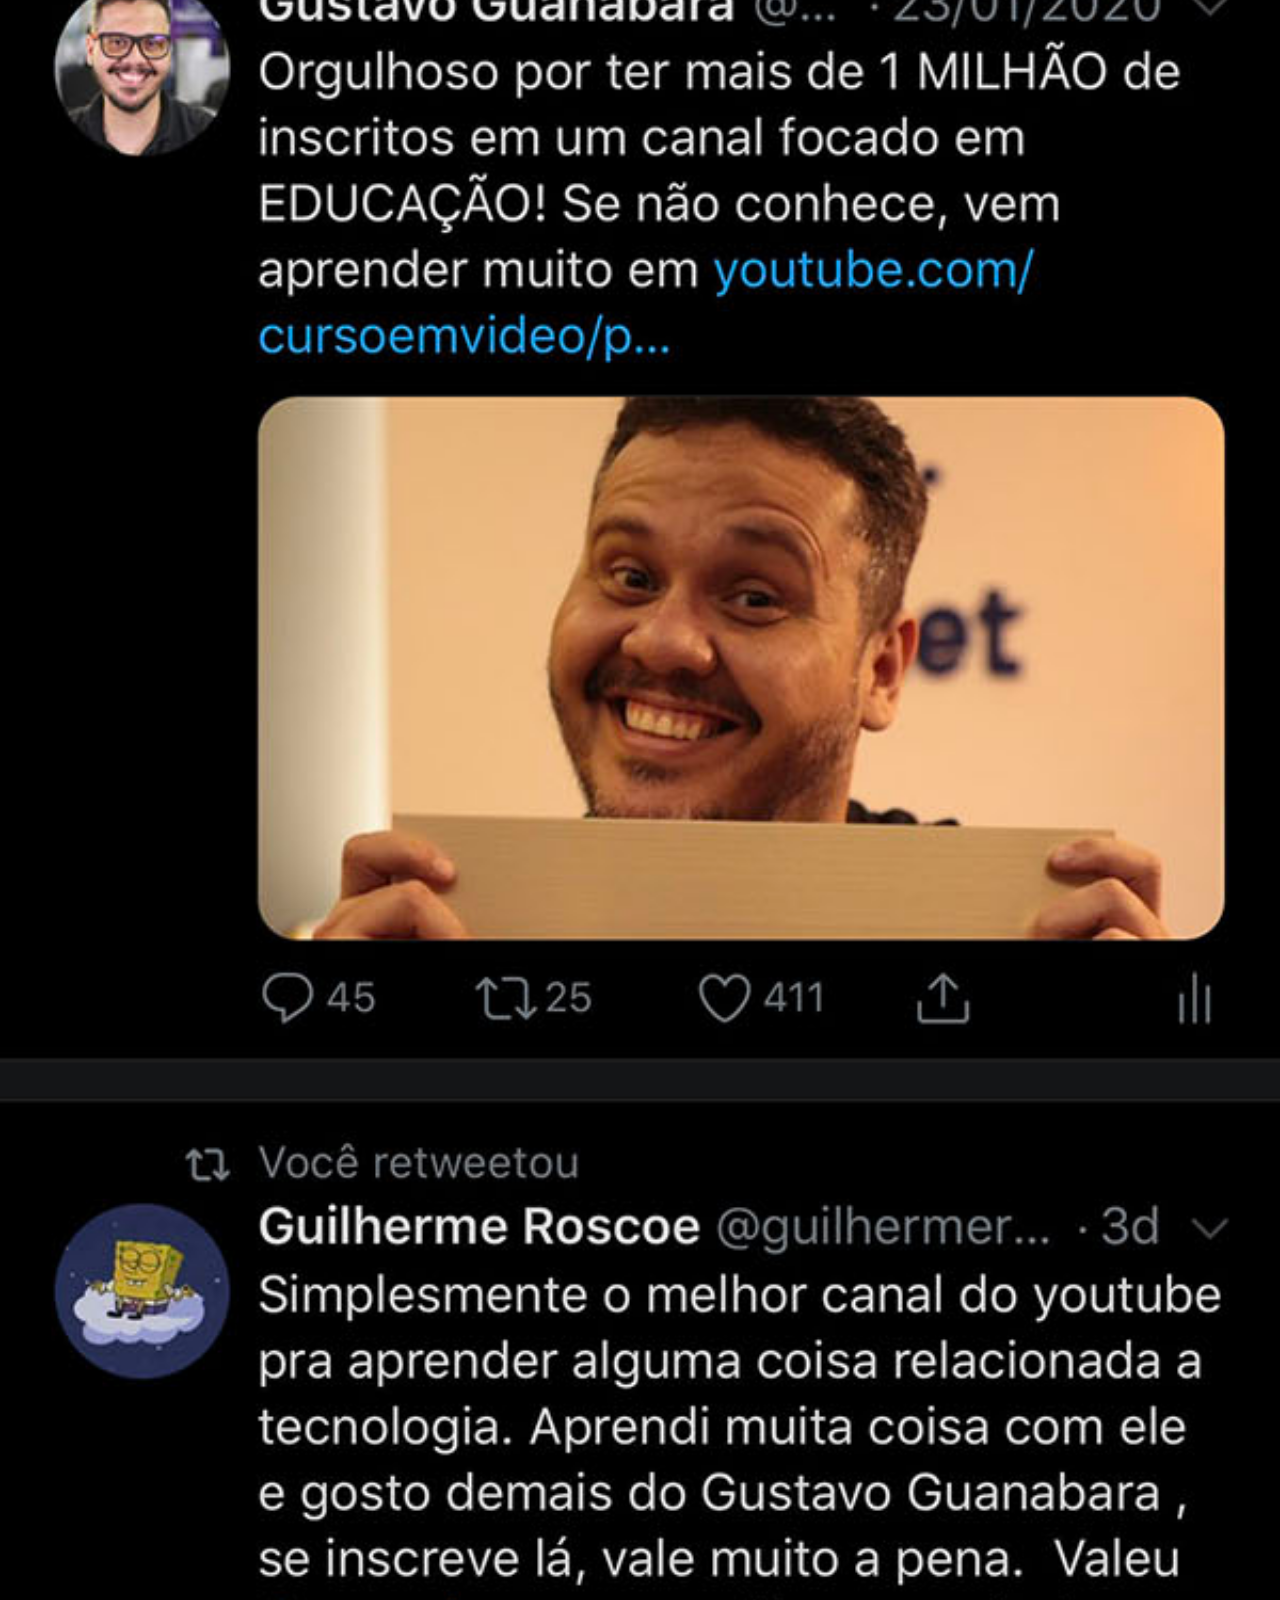
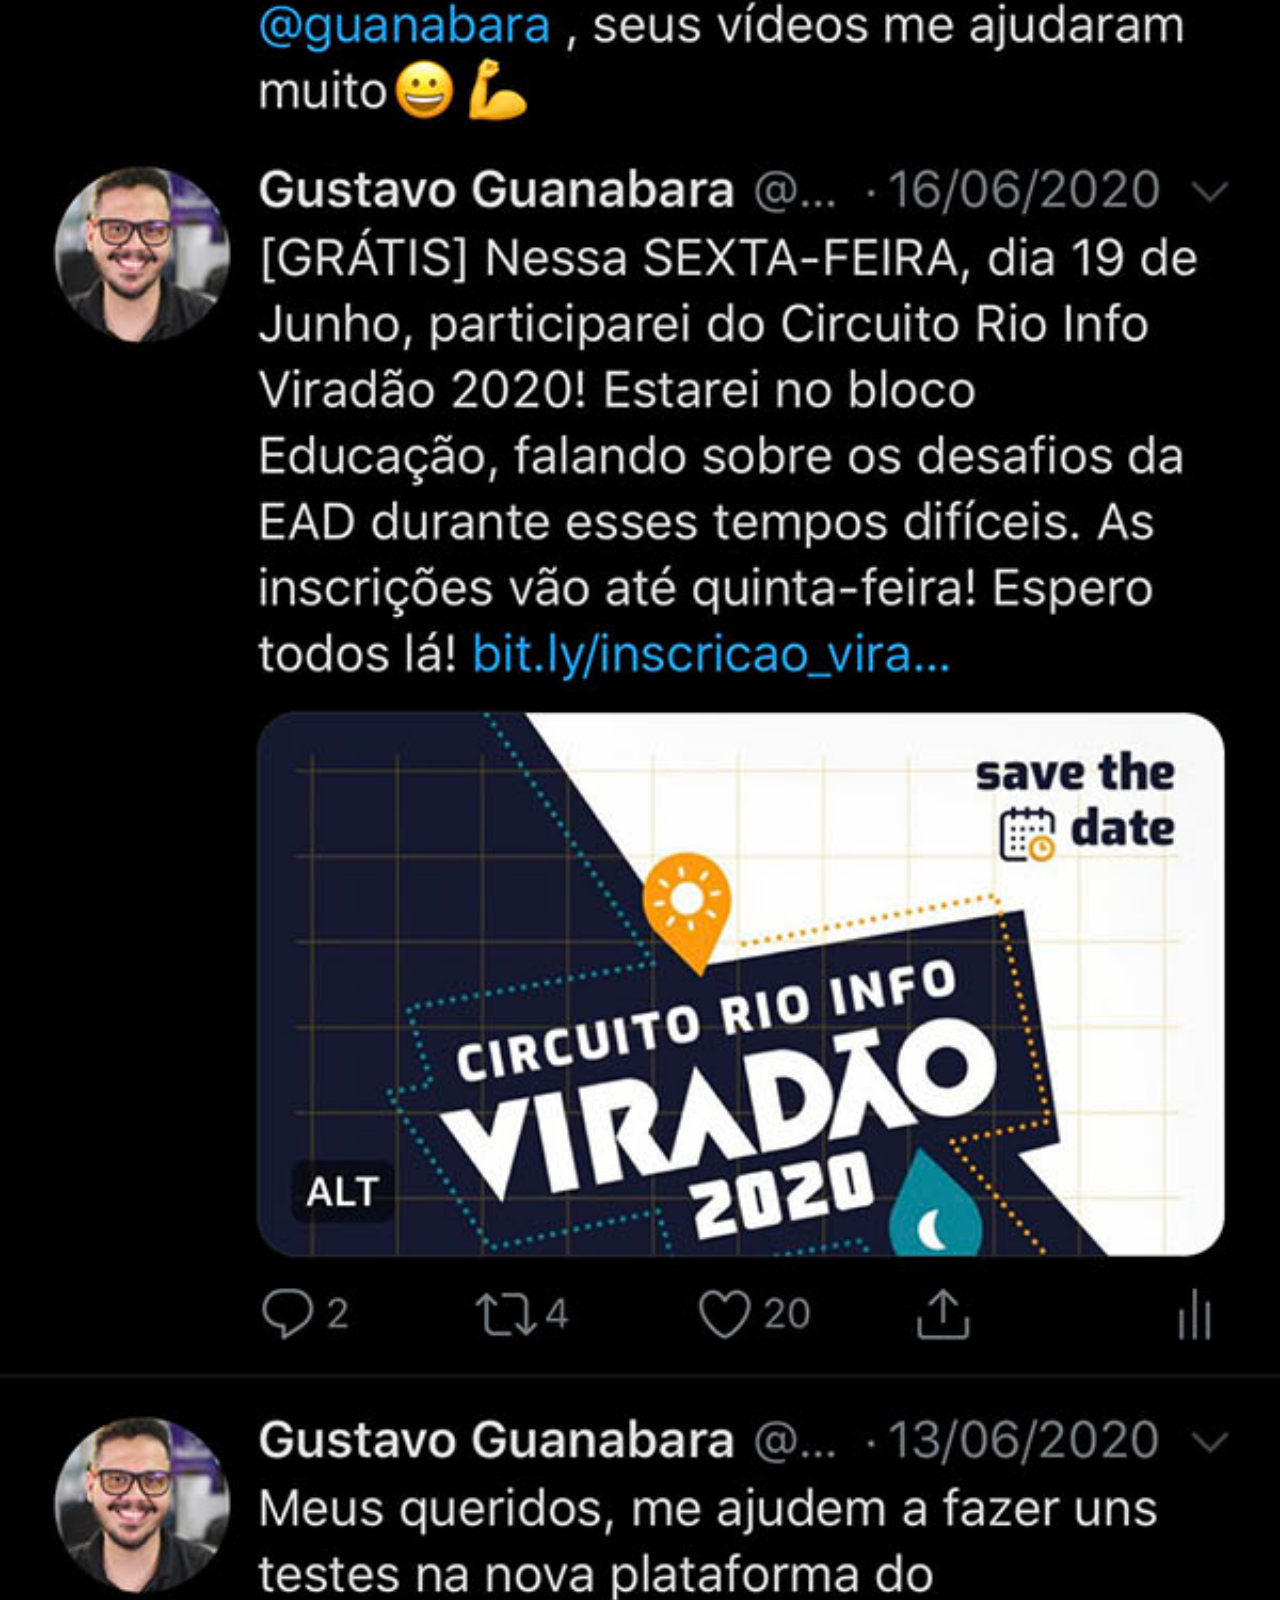
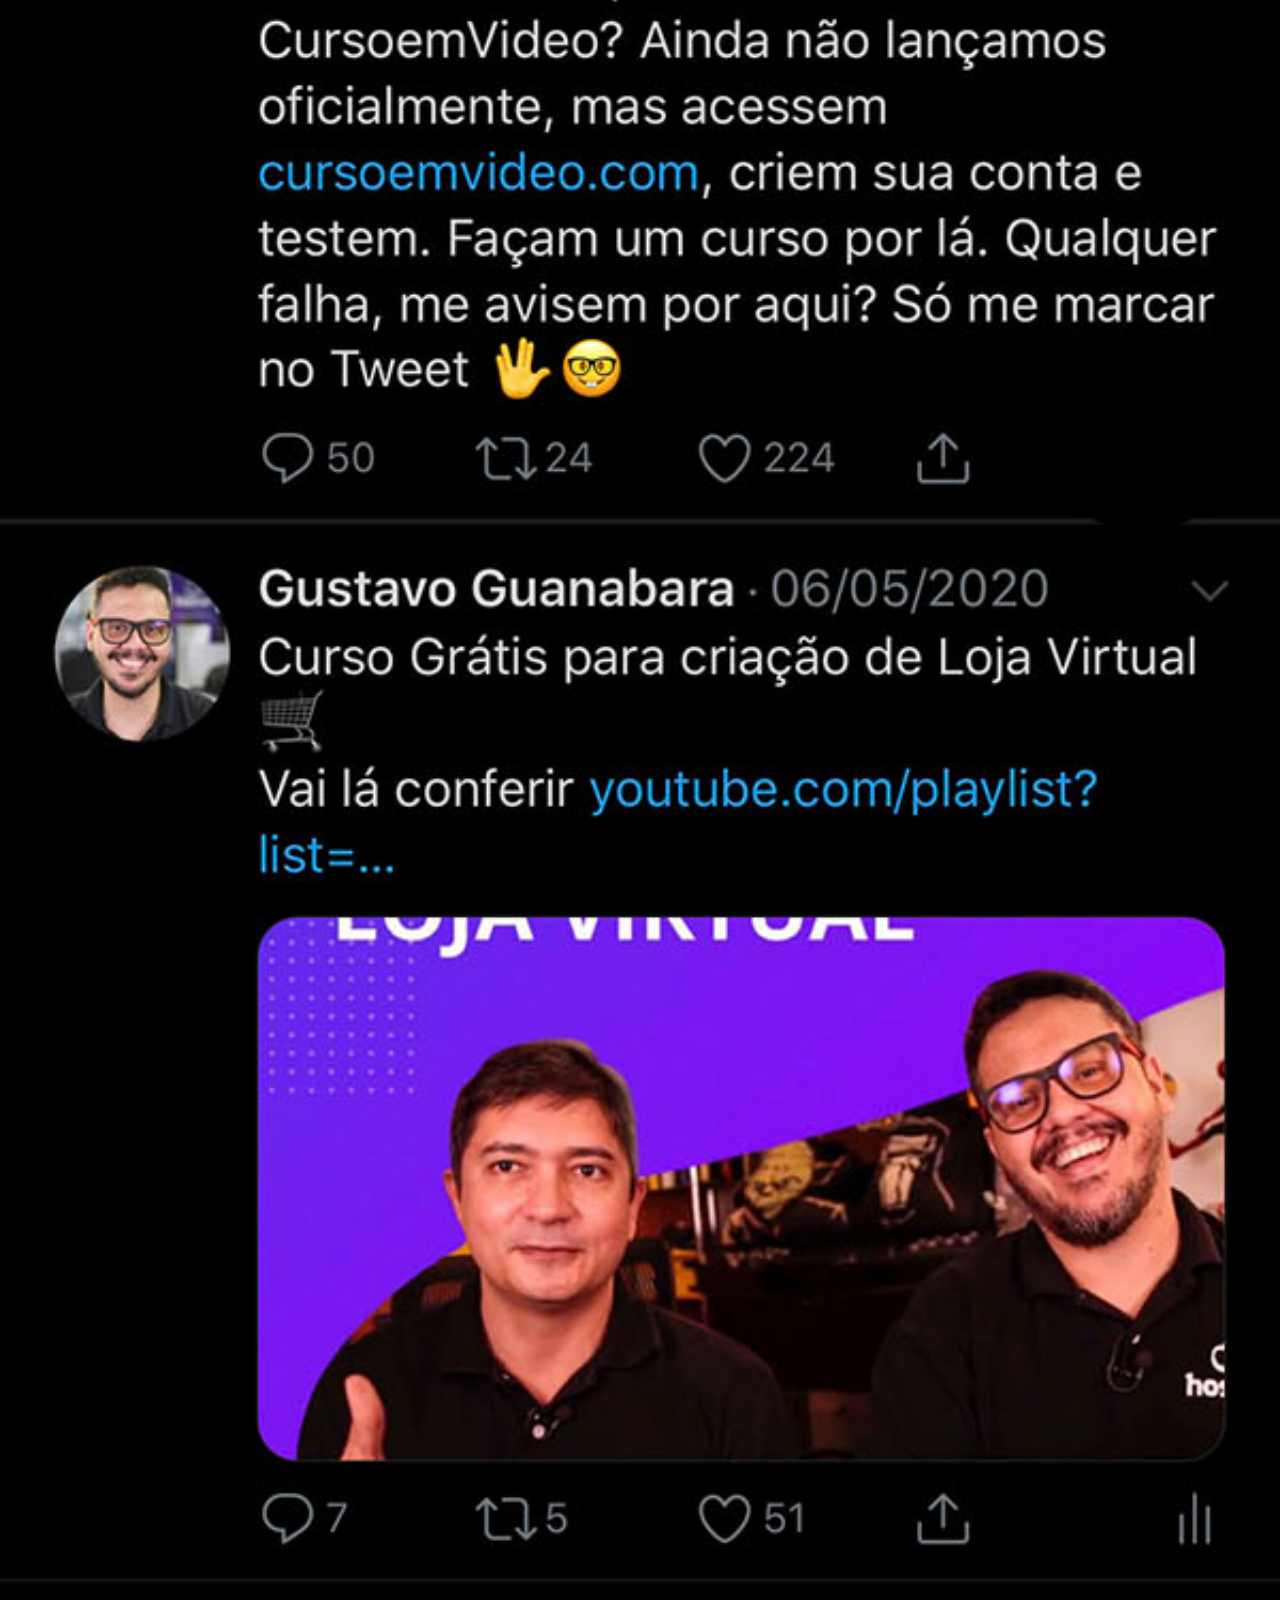
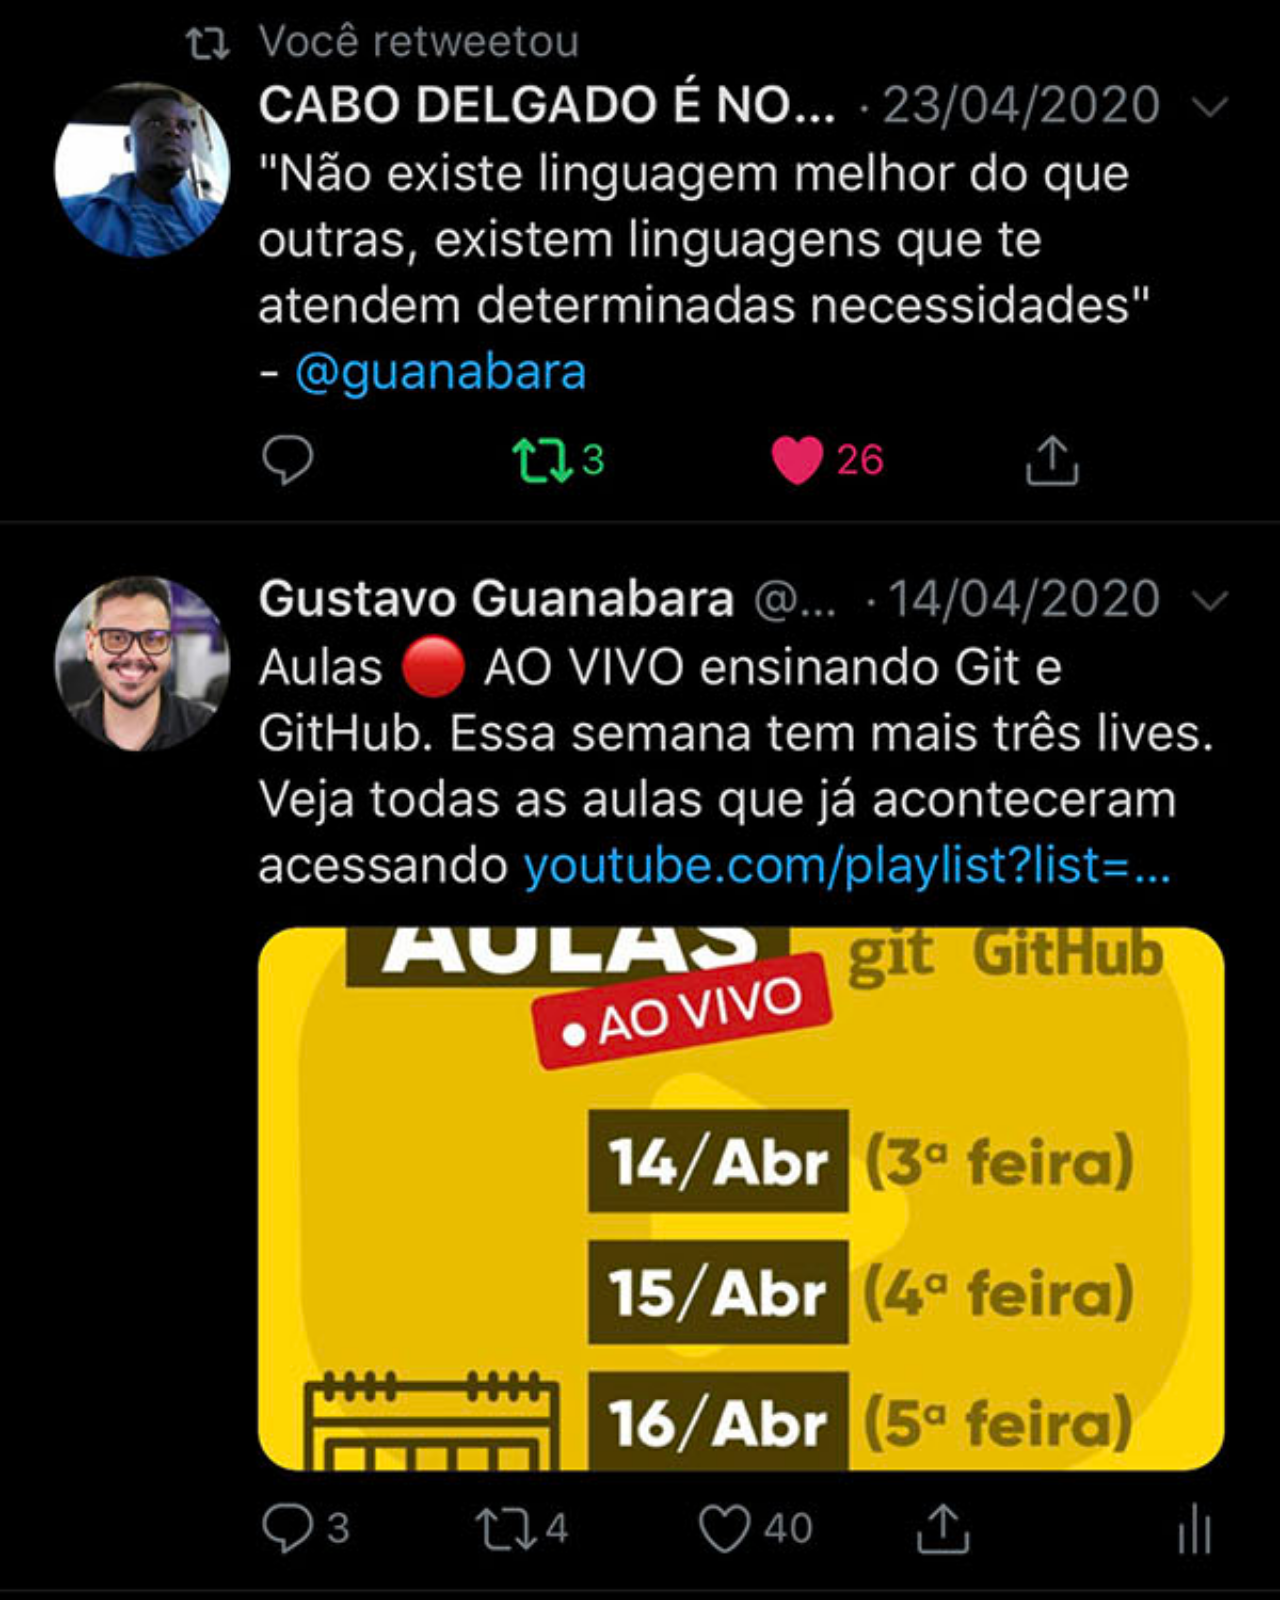
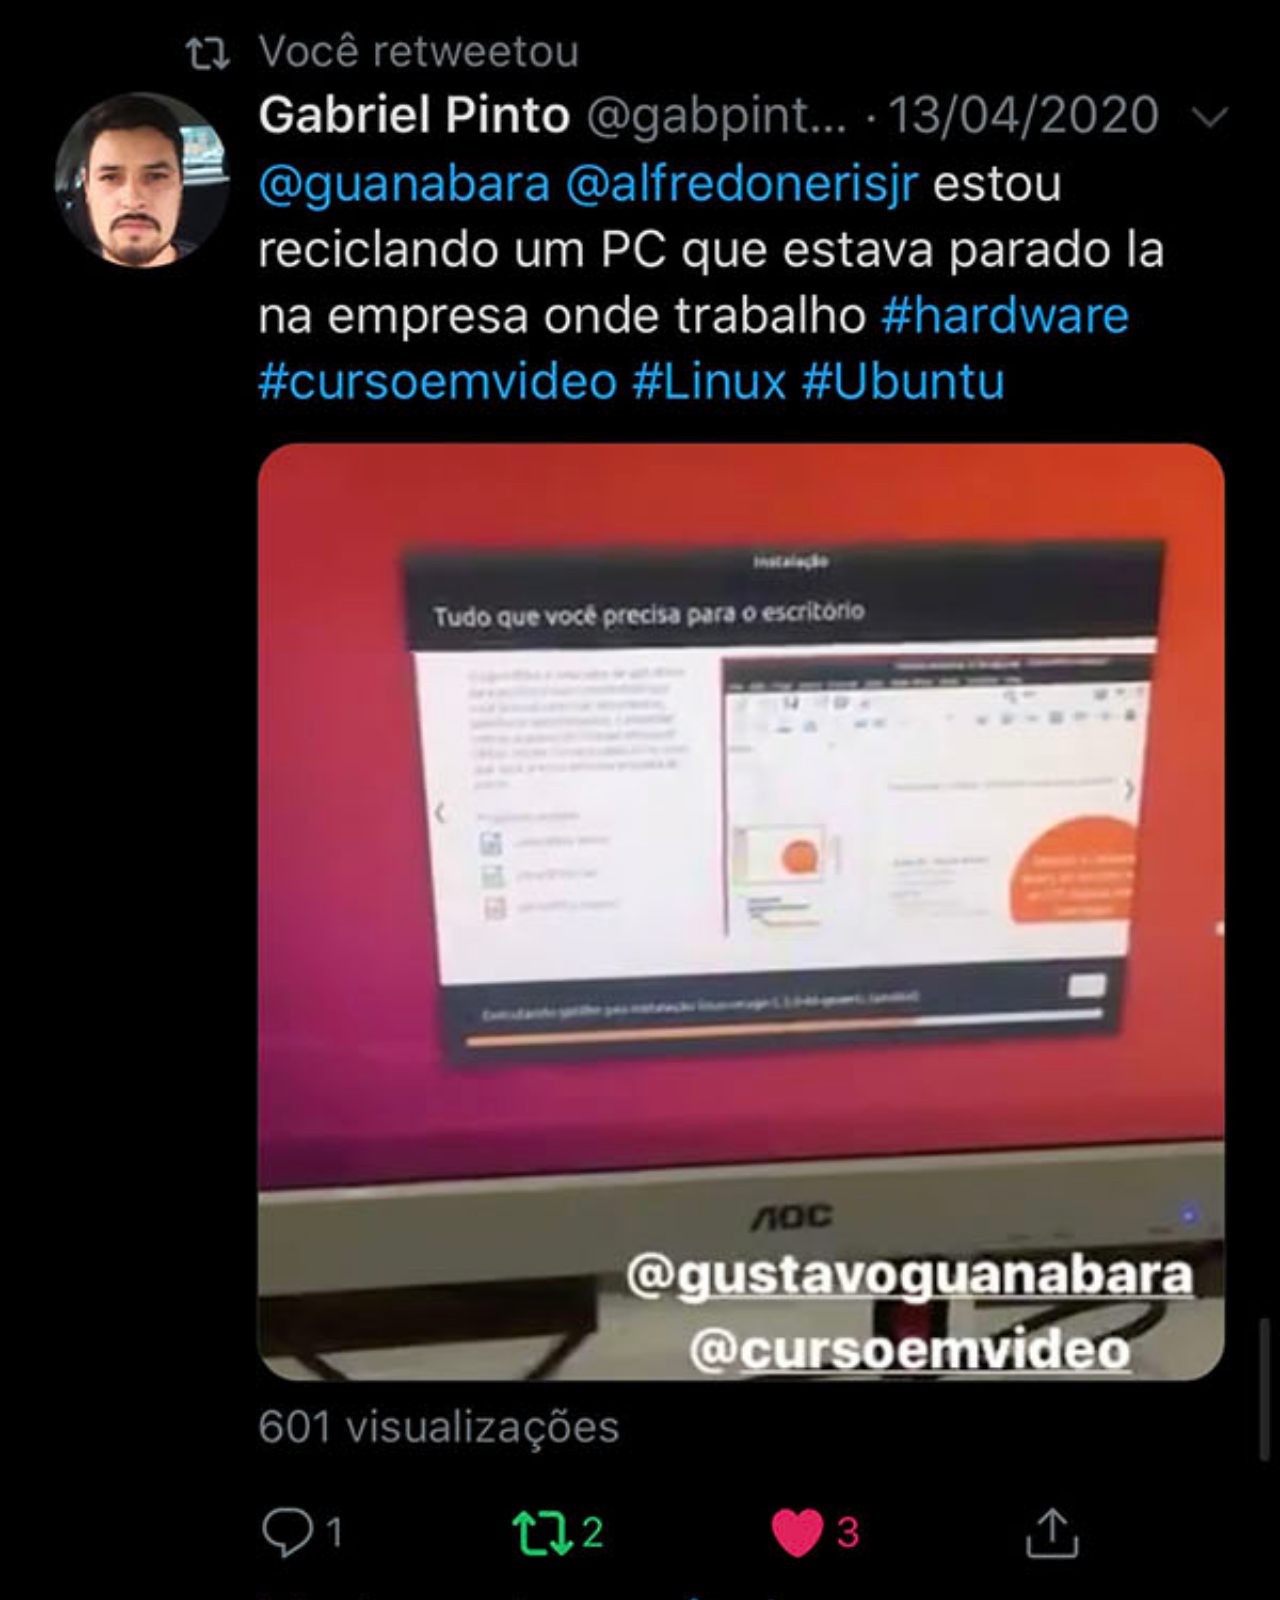
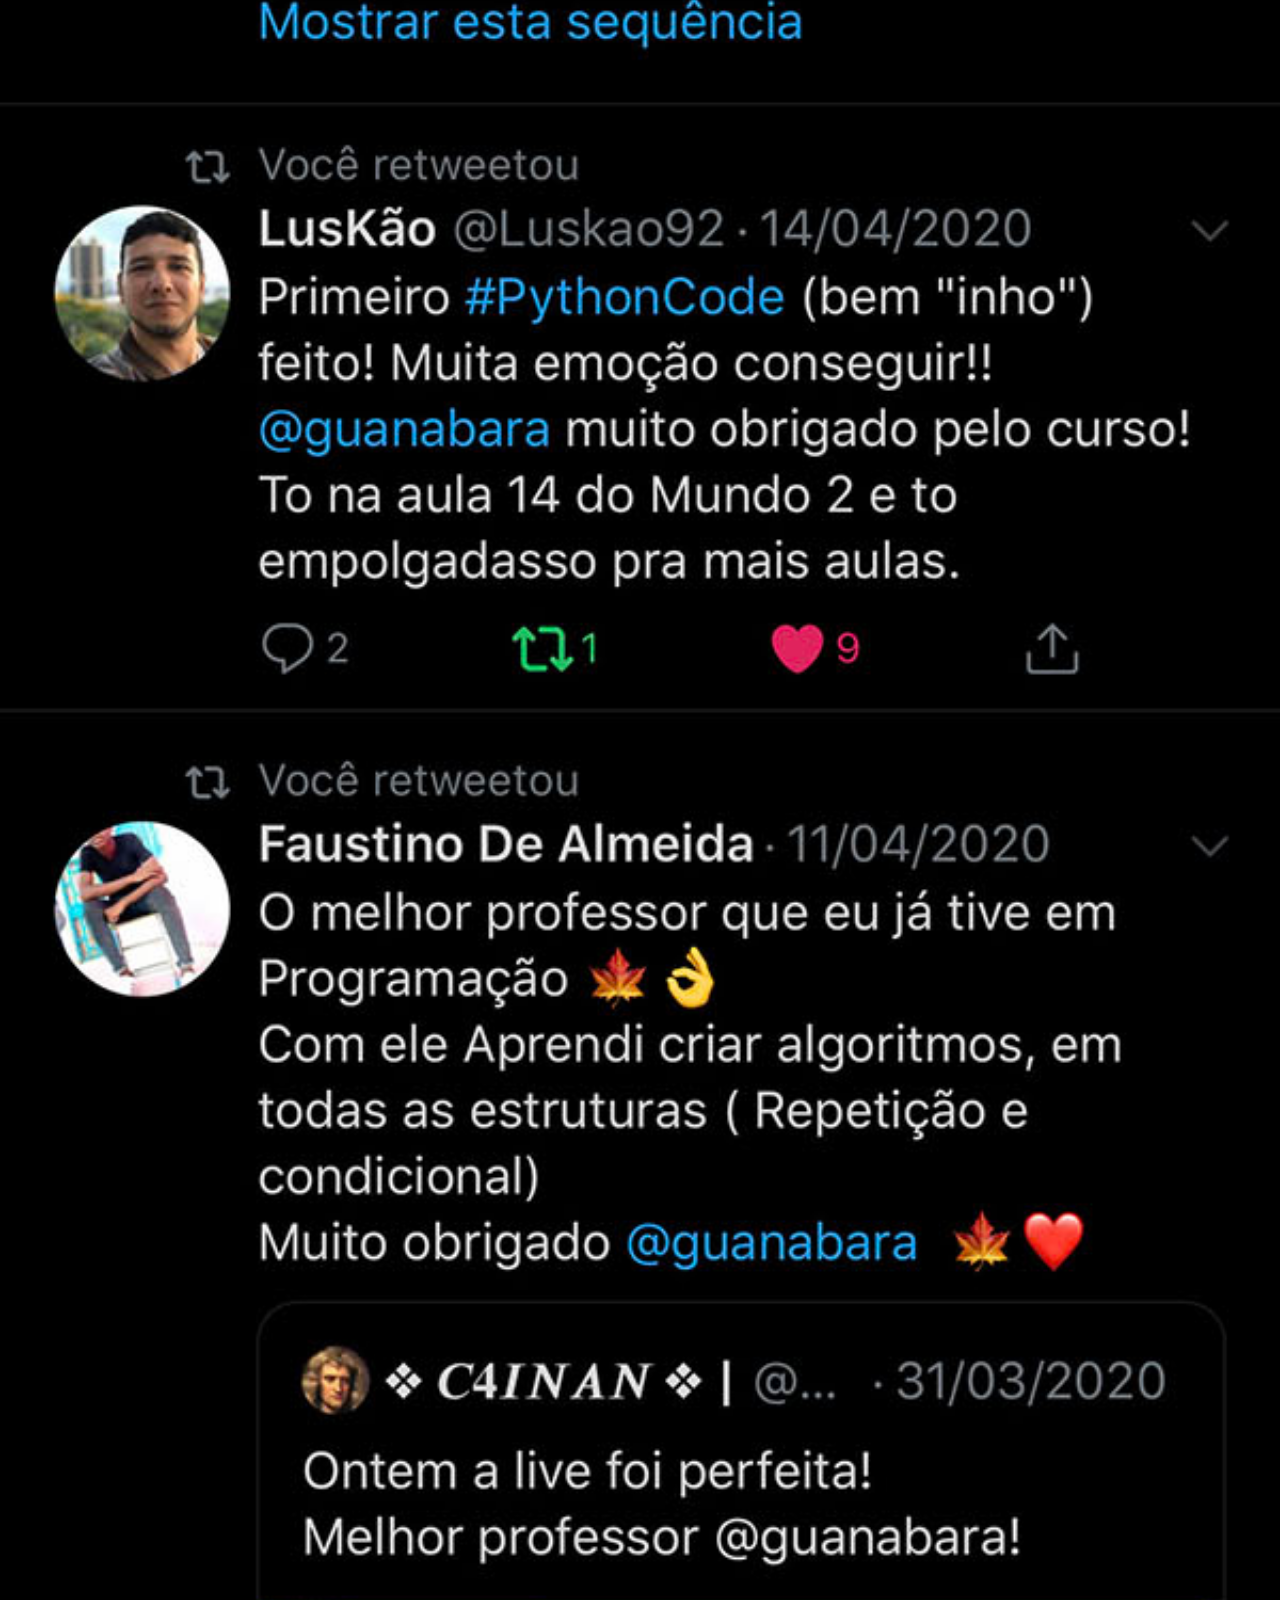
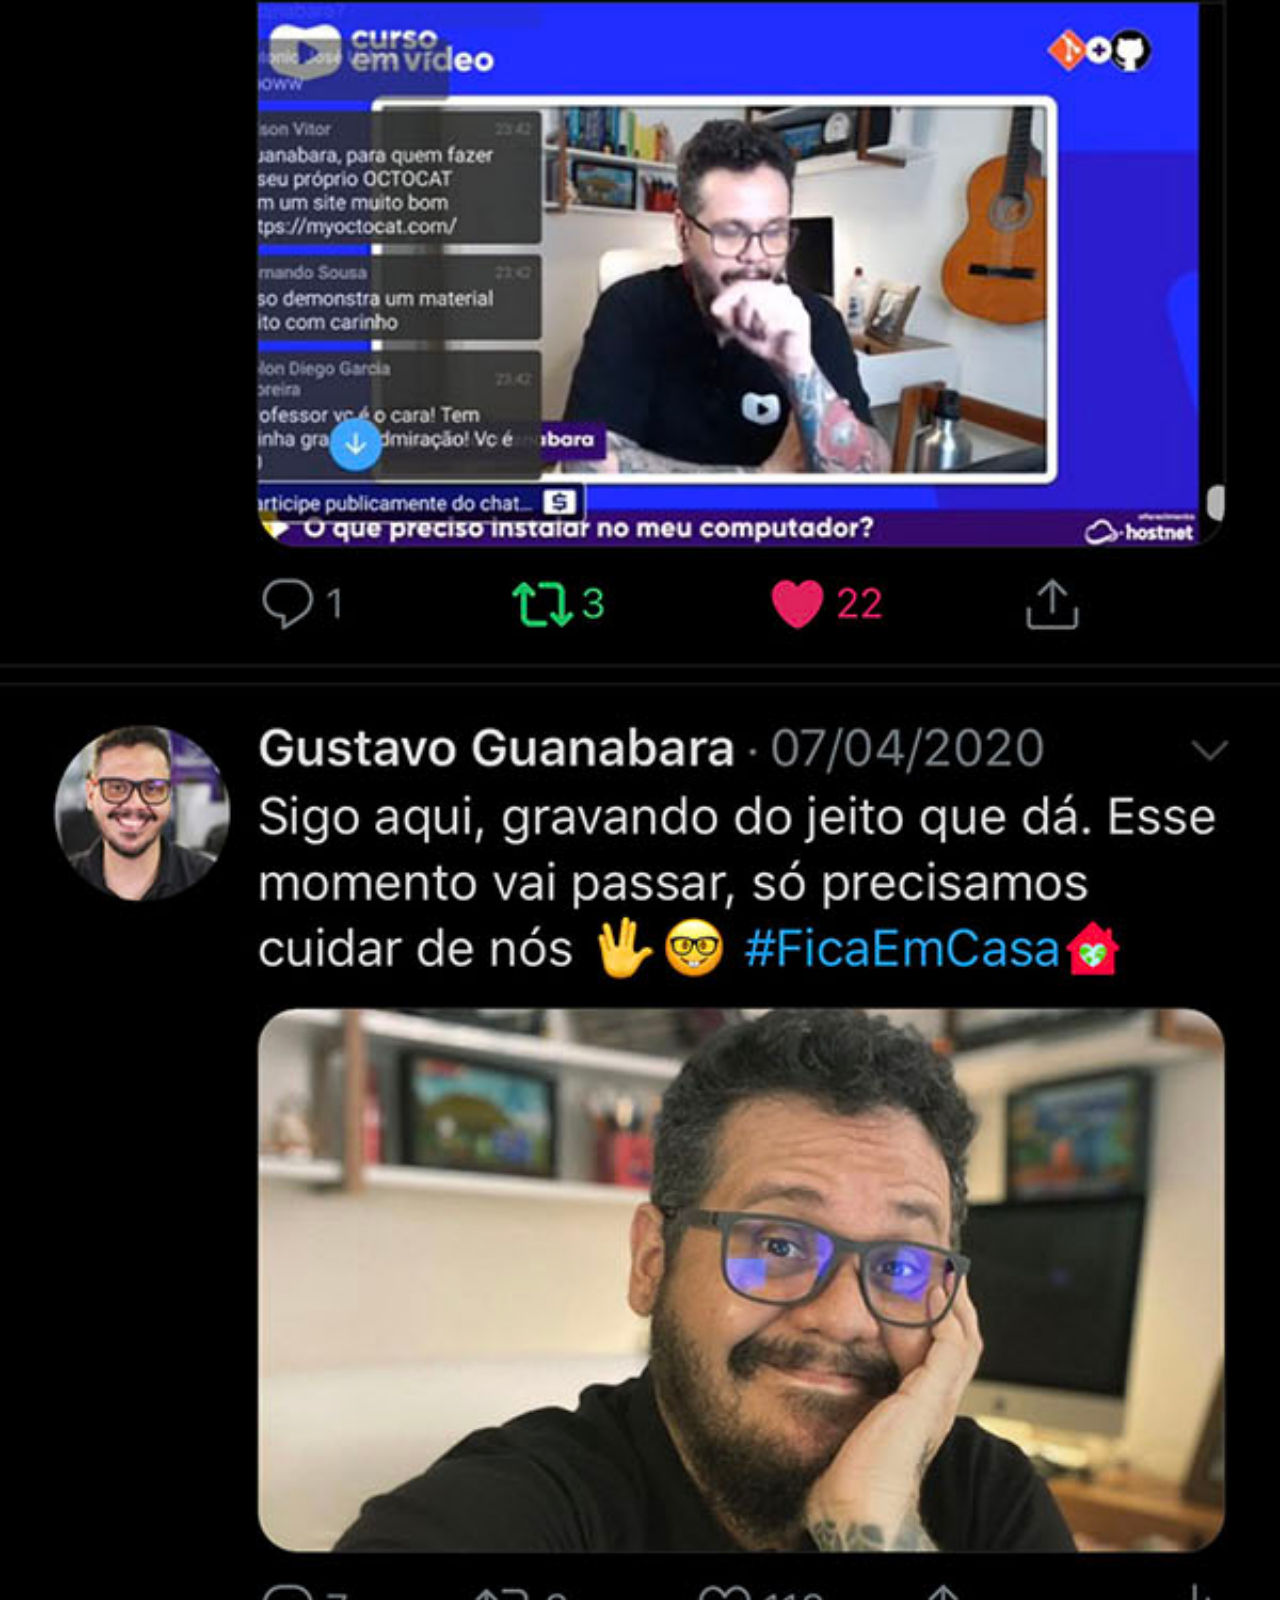
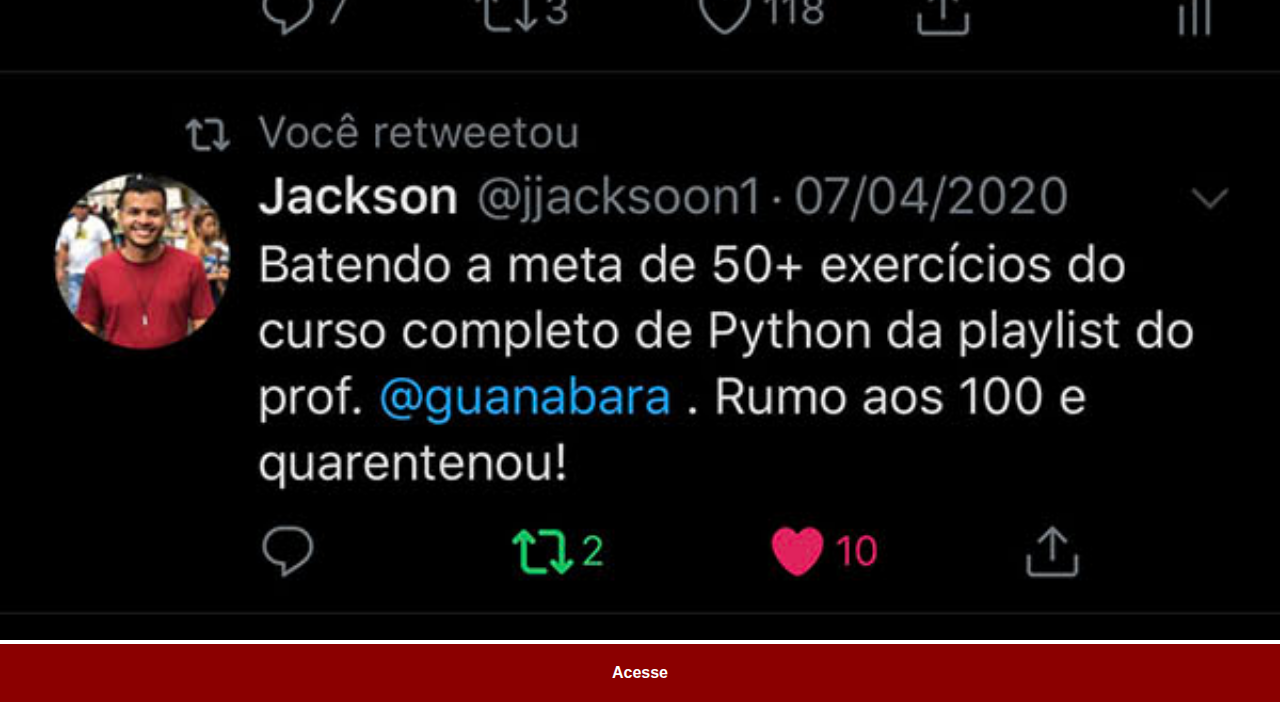
<file: twitter.html>
<!DOCTYPE html>
<html lang="pt-br">
<head>
    <meta charset="UTF-8">
    <meta http-equiv="X-UA-Compatible" content="IE=edge">
    <meta name="viewport" content="width=device-width, initial-scale=1.0">
    <link rel="stylesheet" href="estilos/social.css">
    <title>Twitter</title>
</head>
<body>
    <img src="imagens/tela-twitter.jpg" alt="Twitter">
    <a href="https://twitter.com" target="_blank">Acesse</a>
</body>
</html>
</file>
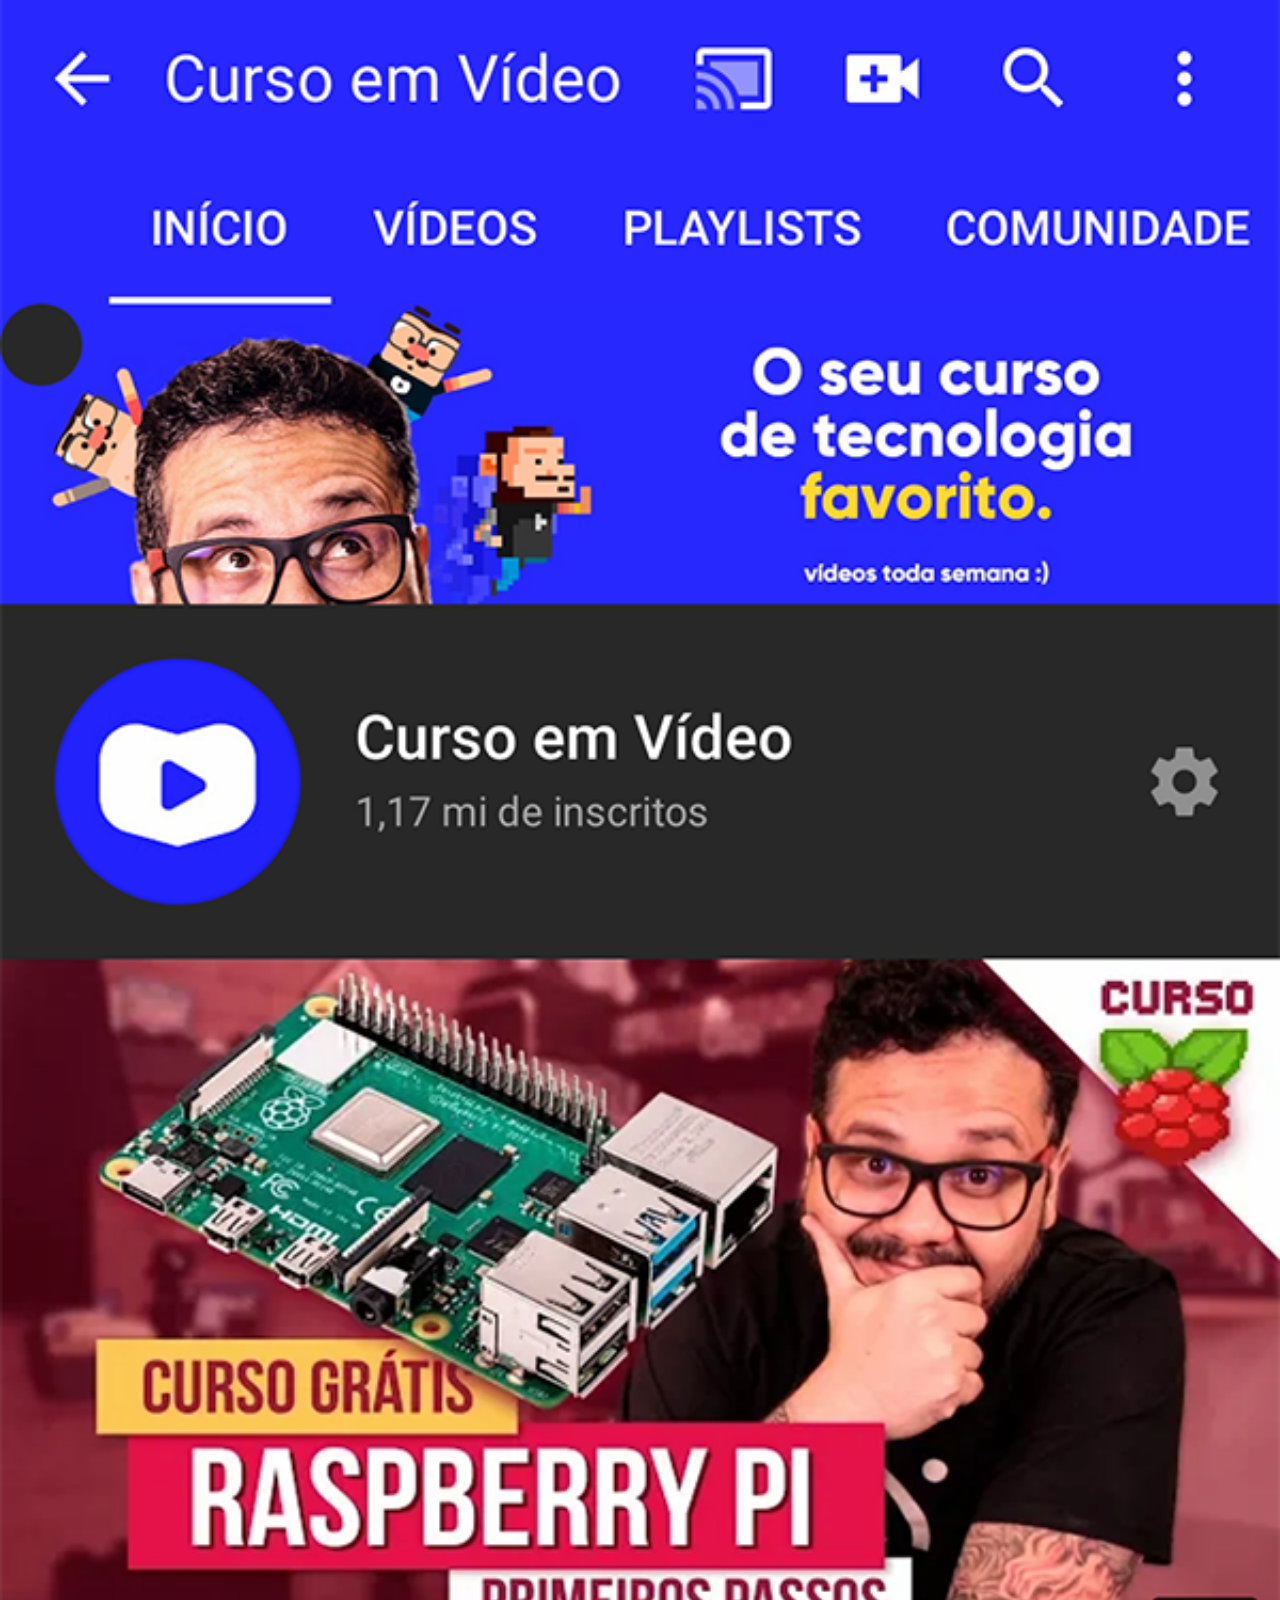
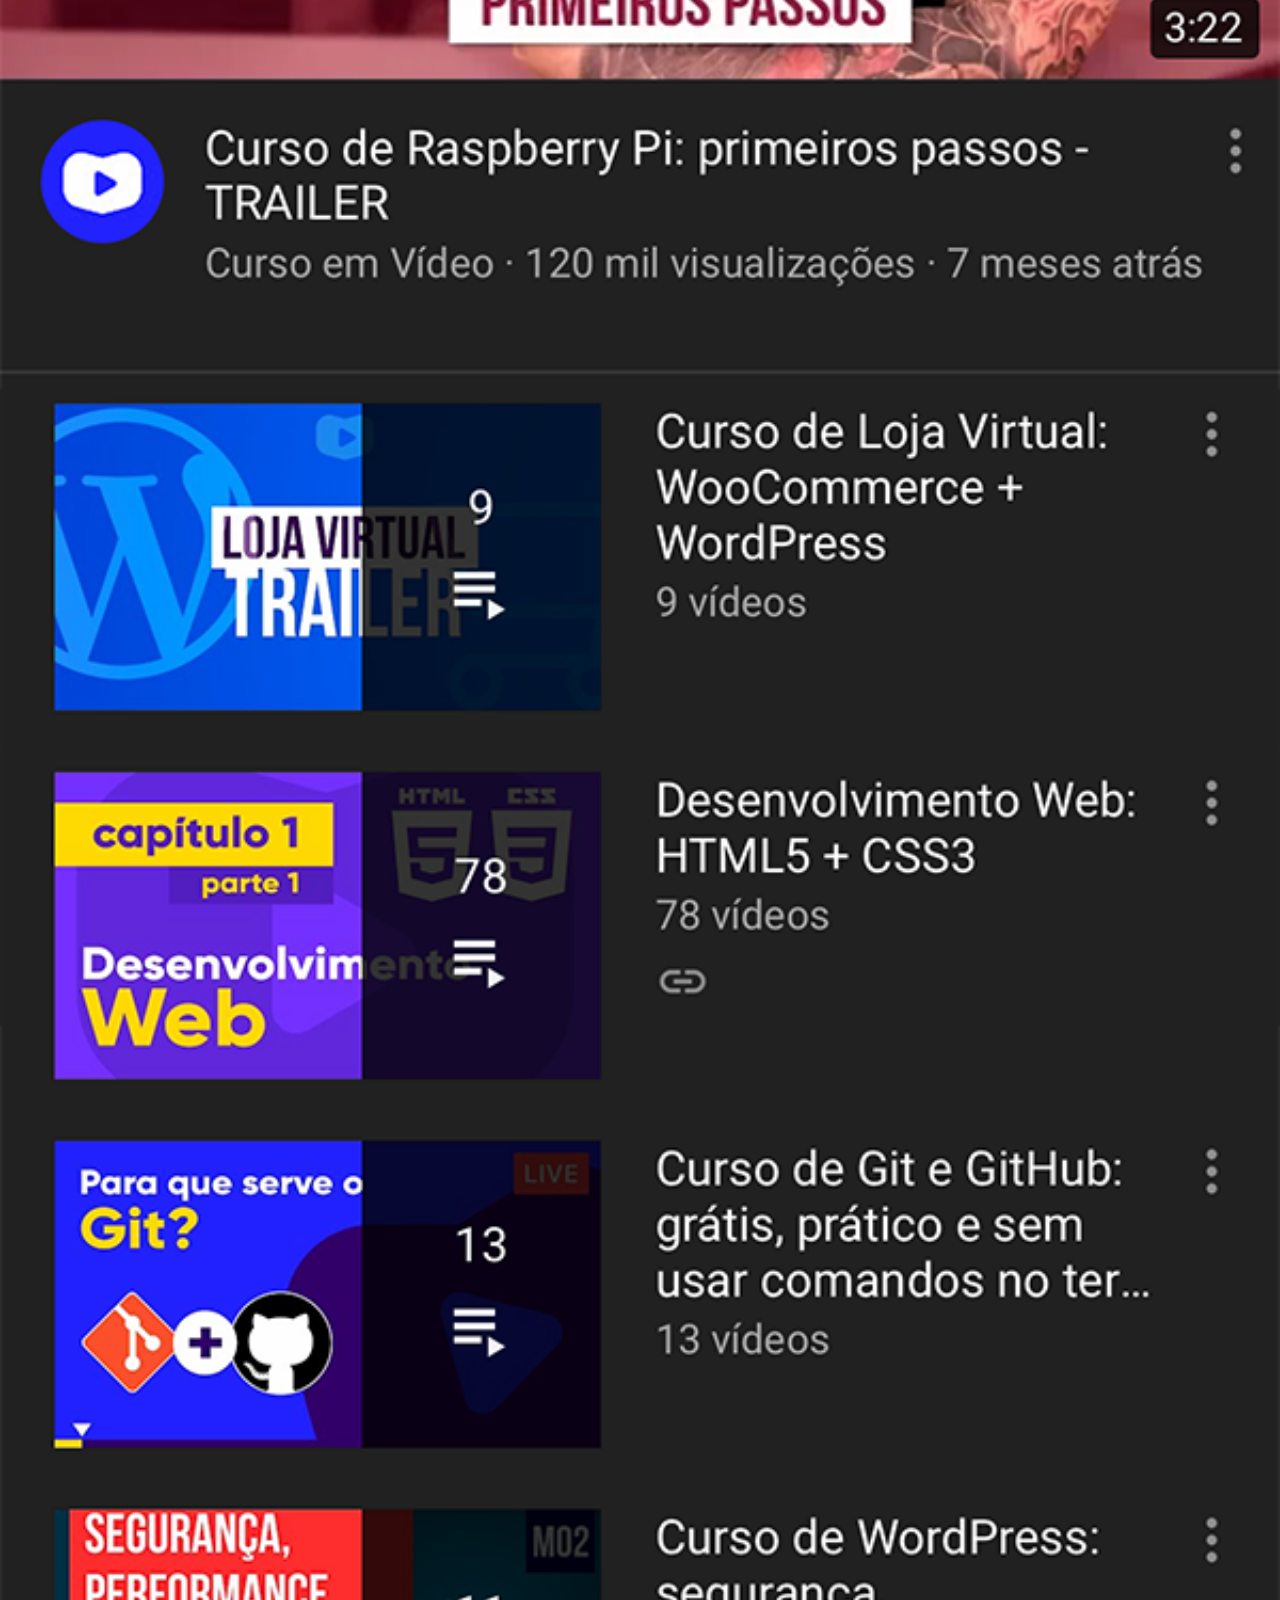
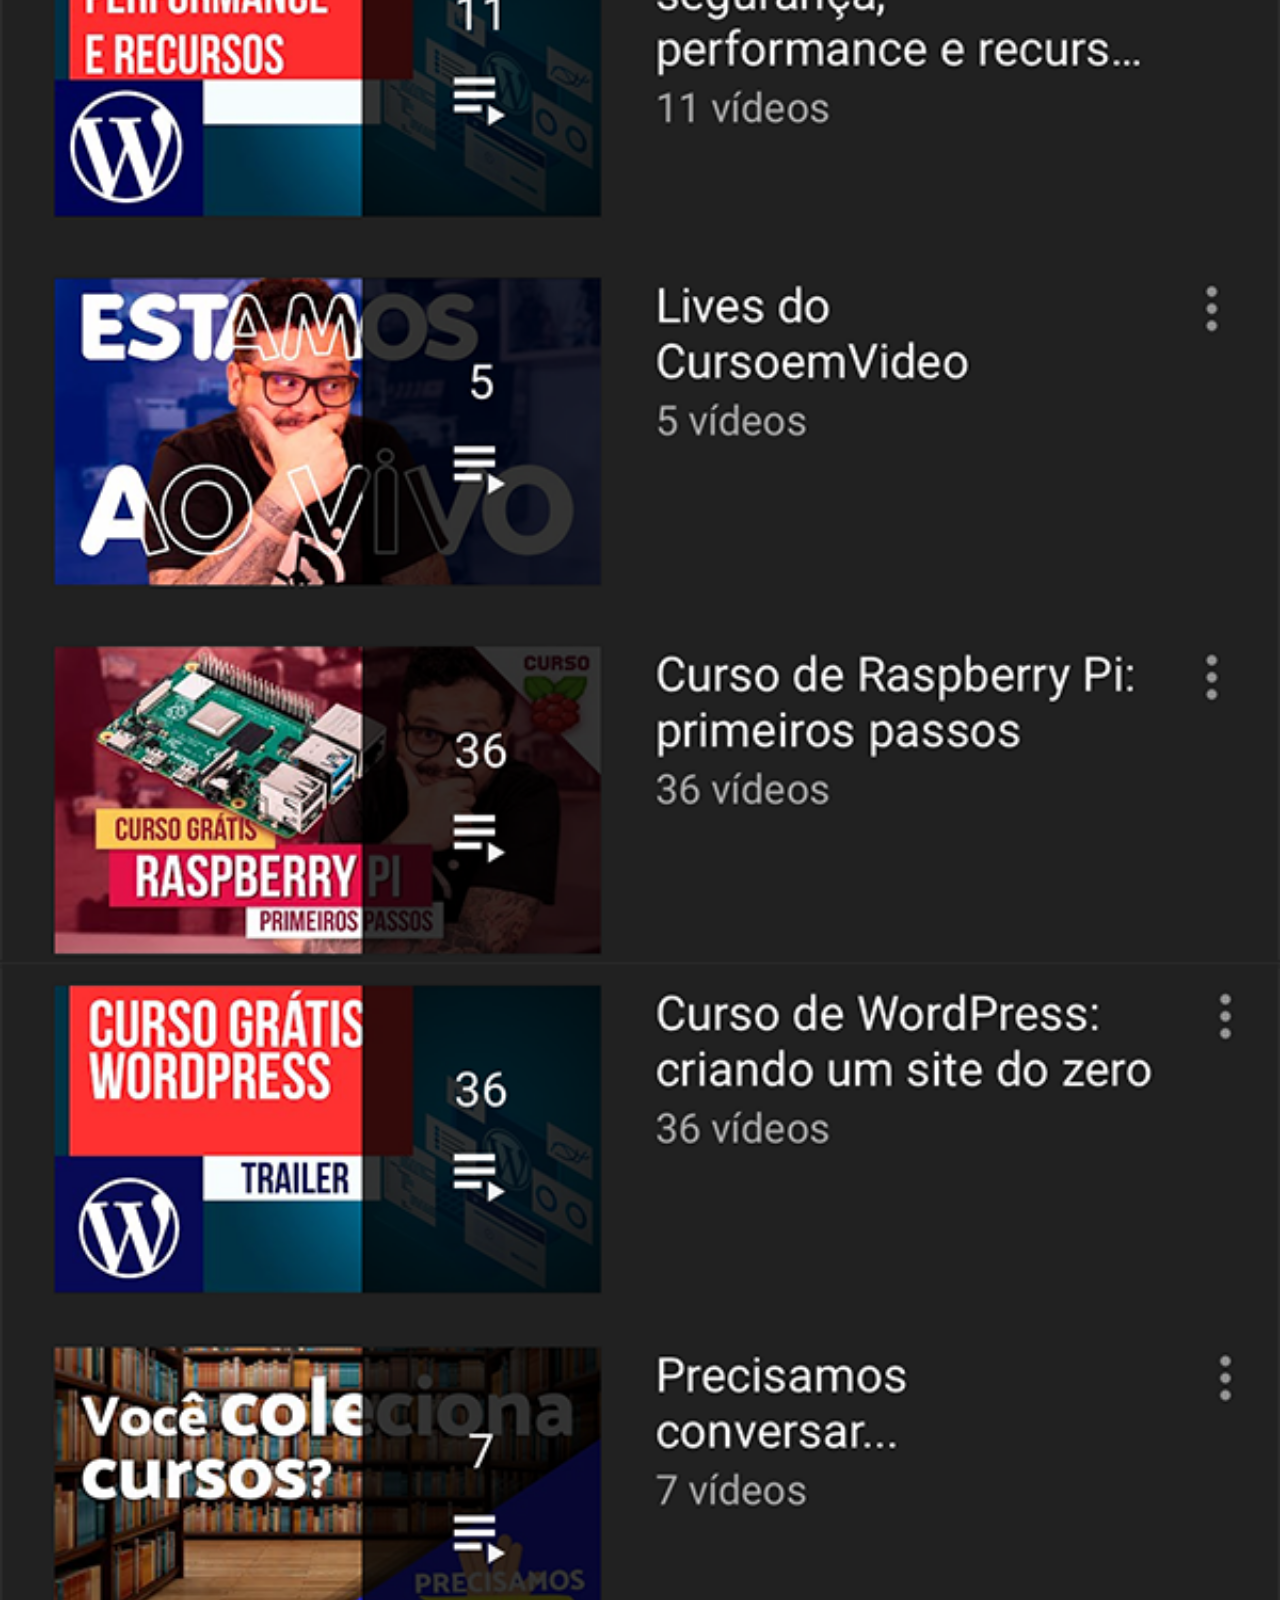
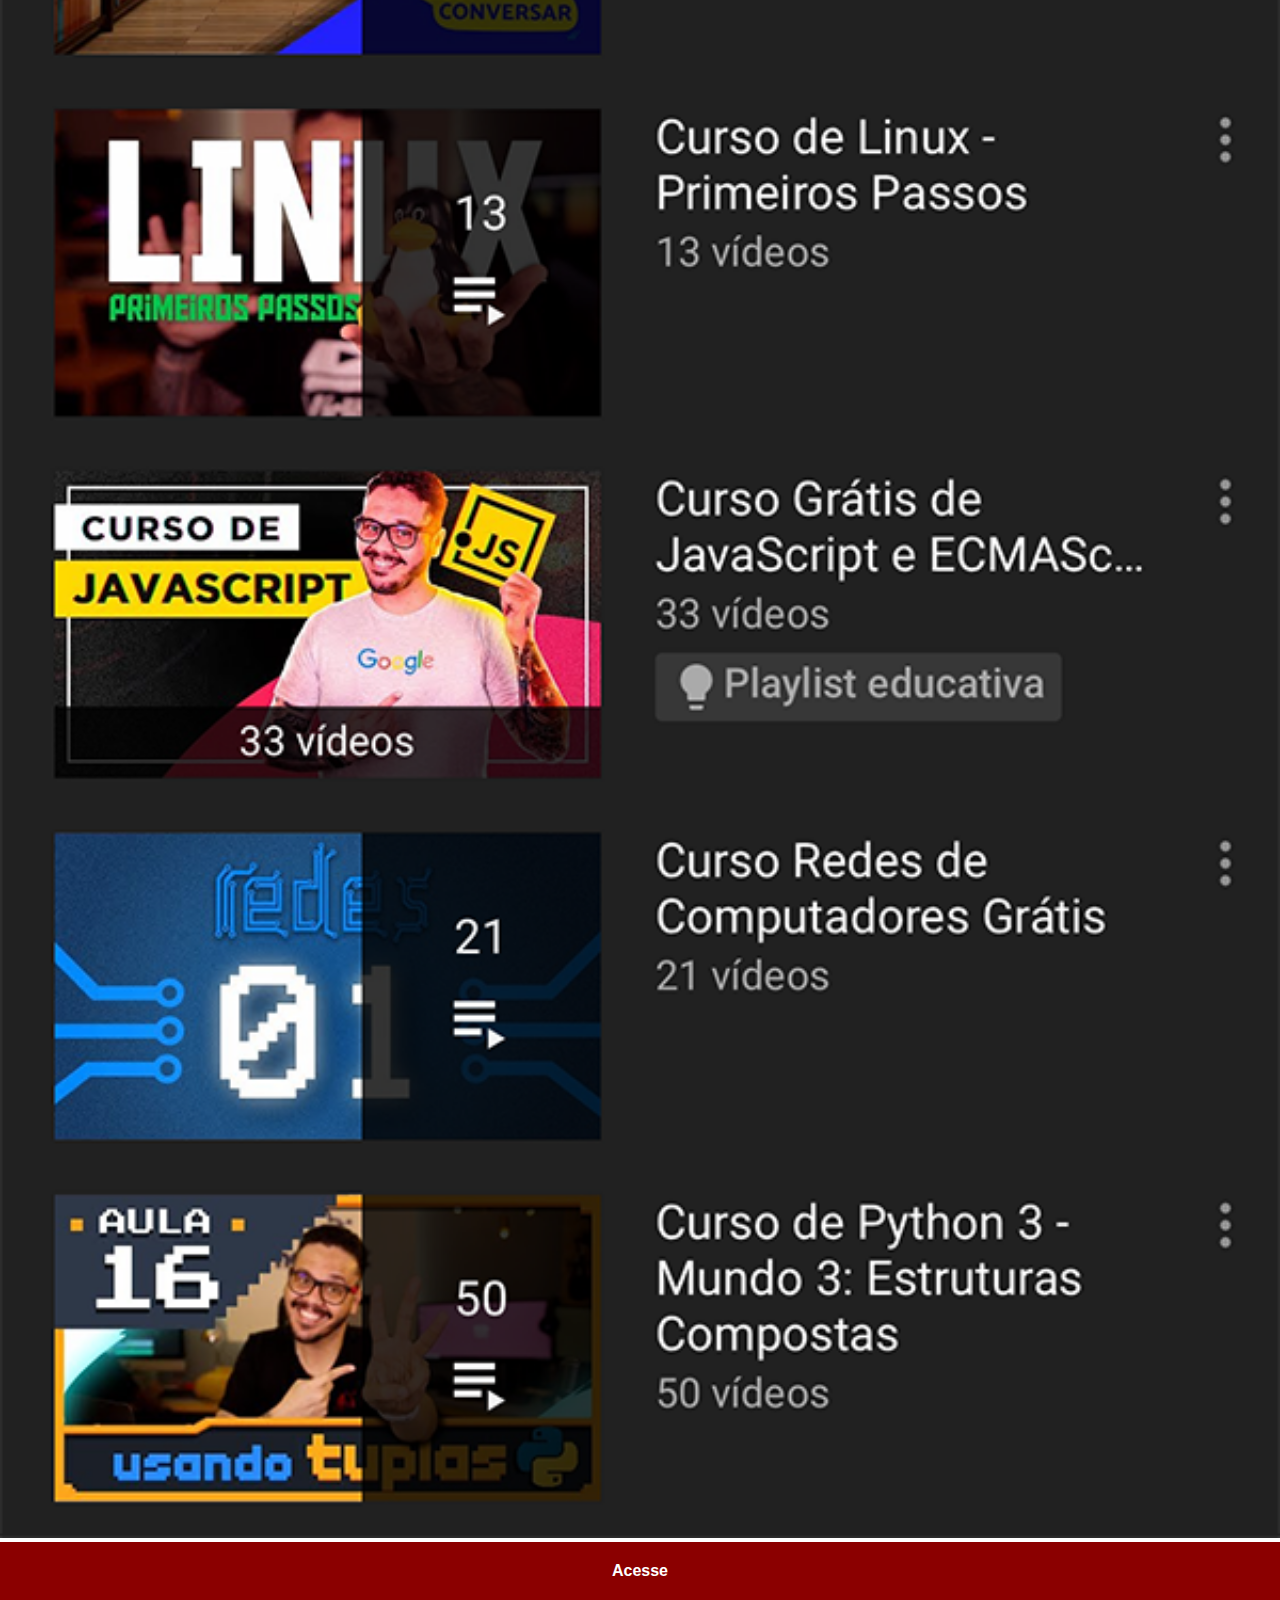
<file: youtube.html>
<!DOCTYPE html>
<html lang="pt-br">
<head>
    <meta charset="UTF-8">
    <meta http-equiv="X-UA-Compatible" content="IE=edge">
    <meta name="viewport" content="width=device-width, initial-scale=1.0">
    <link rel="stylesheet" href="estilos/social.css">
    <title>YouTube</title>
</head>
<body>
    <img src="imagens/tela-youtube.png" alt="Youtube">
    <a href="https://www.youtube.com/@CursoemVideo" target="_blank">Acesse</a>
</body>
</html>
</file>
<file: estilos/style.css>
@charset "UTF-8";

*{
    margin: 0px;
    padding: 0px;
    font-family: Arial, Helvetica, sans-serif ;
}

html,body{
    height: 100vh;
    width: 100vw;
    background-color: black;
}

body{
    background: url(../imagens/fundo-madeira.jpg) no-repeat;
    background-size: cover;
    background-attachment: fixed;
    background-position: top center;
}


main{
    height: 100vh;
    width: 100vw;
    position: relative;
}


section#telefone{
    height: 627px;
    width: 311px;
    position: absolute;
    top: 50%;
    left: 50%;
    transform: translate(-50%, -50%);
    background: url(../imagens/frame-iphone.png) no-repeat;
}

iframe#tela{
    position: relative;
    top: 80px;
    left: 22px;
    width: 269px;
    height: 469px;
}

section#redes-socias{
    text-align: right;
}

section#redes-socias img{
    width: 50px;
    margin: 10px;
    border-radius: 100%;
    box-shadow: 20px 20px 20px rgba(0, 0, 0, 0.493);
    box-sizing: border-box;
}

section#redes-socias img:hover{
    width: 55px;
    transition-duration: 0.3s;
    border: 2px solid white;
}
</file>
<file: estilos/social.css>
@charset "UTF-8";

*{
    margin: 0px;
    padding: 0px;
    font-family: Arial, Helvetica, sans-serif;
}

::-webkit-scrollbar{
    width: 0px;
    height: 0px;
}

img{
    width: 100vw;
}

a{
    display: block;
    color: white;
    background-color: darkred;
    padding: 20px;
    text-align: center;
    font-weight: bolder;
    text-decoration: none;
}

a:hover{
    background-color: rgb(219, 13, 13);
}
</file>
